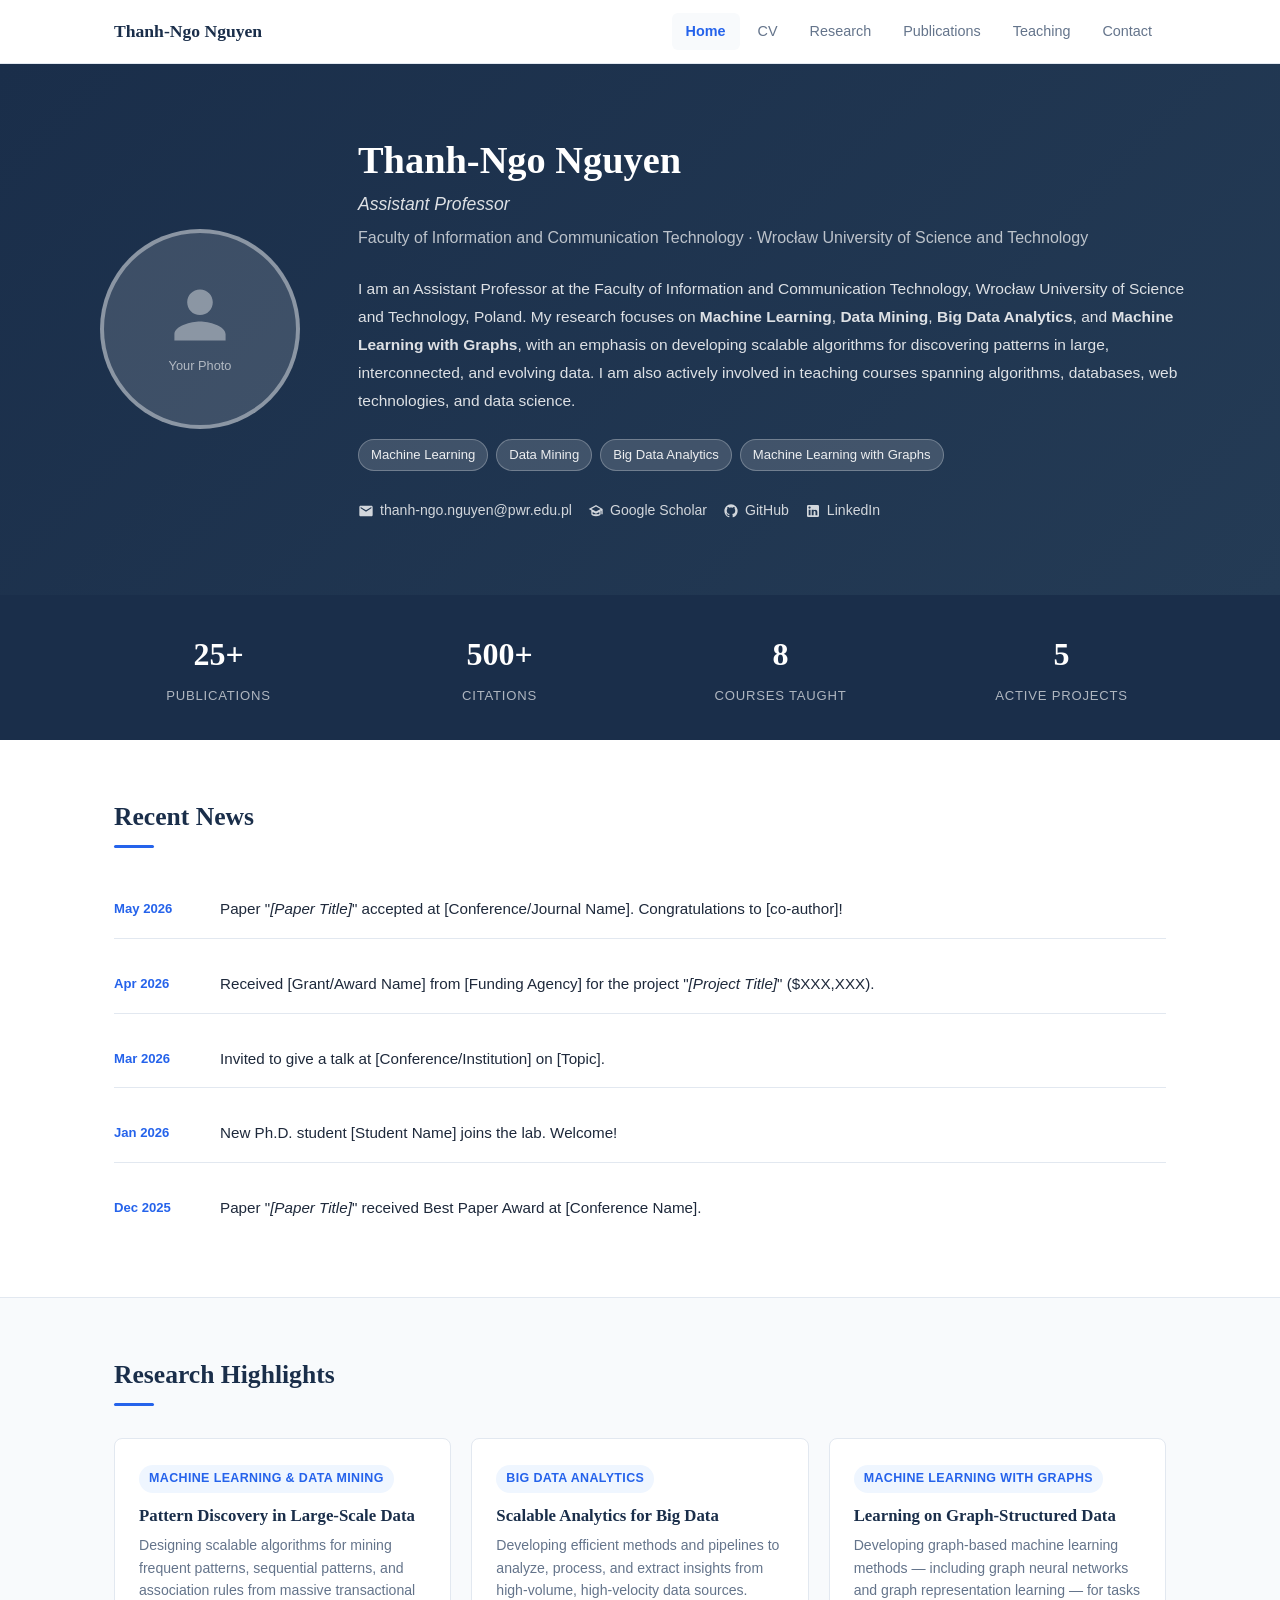
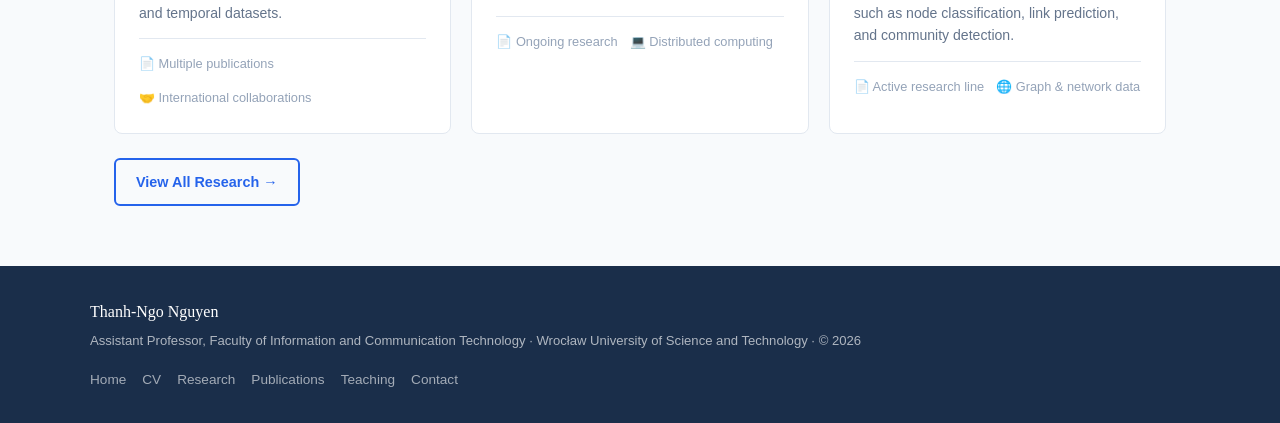
<file: index.html>
<!DOCTYPE html>
<html lang="en">
<head>
  <meta charset="UTF-8" />
  <meta name="viewport" content="width=device-width, initial-scale=1.0" />
  <title>Thanh-Ngo Nguyen — Assistant Professor</title>
  <link rel="stylesheet" href="css/style.css" />
</head>
<body>

  <!-- ===== Navigation ===== -->
  <nav class="navbar">
    <div class="nav-container">
      <a href="index.html" class="nav-brand">Thanh-Ngo Nguyen</a>
      <button class="hamburger" aria-label="Menu">
        <span></span><span></span><span></span>
      </button>
      <div class="nav-links">
        <a href="index.html" class="active">Home</a>
        <a href="cv.html">CV</a>
        <a href="research.html">Research</a>
        <a href="publications.html">Publications</a>
        <a href="teaching.html">Teaching</a>
        <a href="contact.html">Contact</a>
      </div>
    </div>
  </nav>

  <!-- ===== Hero ===== -->
  <section class="hero">
    <div class="hero-inner">
      <div class="hero-photo">
        <div class="photo-frame">
          <!-- Replace with: <img src="images/photo.jpg" alt="Your Name"> -->
          <div class="photo-placeholder">
            <svg viewBox="0 0 24 24" xmlns="http://www.w3.org/2000/svg">
              <path d="M12 12c2.7 0 4.8-2.1 4.8-4.8S14.7 2.4 12 2.4 7.2 4.5 7.2 7.2 9.3 12 12 12zm0 2.4c-3.2 0-9.6 1.6-9.6 4.8v2.4h19.2v-2.4c0-3.2-6.4-4.8-9.6-4.8z"/>
            </svg>
            <span>Your Photo</span>
          </div>
        </div>
      </div>

      <div class="hero-info">
        <h1>Thanh-Ngo Nguyen</h1>
        <p class="title">Assistant Professor</p>
        <p class="institution">Faculty of Information and Communication Technology · Wrocław University of Science and Technology</p>

        <p class="bio">
          I am an Assistant Professor at the Faculty of Information and Communication Technology,
          Wrocław University of Science and Technology, Poland. My research focuses on
          <strong>Machine Learning</strong>, <strong>Data Mining</strong>, <strong>Big Data Analytics</strong>,
          and <strong>Machine Learning with Graphs</strong>, with an emphasis on developing scalable algorithms
          for discovering patterns in large, interconnected, and evolving data. I am also actively
          involved in teaching courses spanning algorithms, databases, web technologies, and data science.
        </p>

        <div class="hero-tags">
          <span class="tag">Machine Learning</span>
          <span class="tag">Data Mining</span>
          <span class="tag">Big Data Analytics</span>
          <span class="tag">Machine Learning with Graphs</span>
        </div>

        <div class="hero-contacts">
          <a href="mailto:thanh-ngo.nguyen@pwr.edu.pl">
            <svg width="16" height="16" viewBox="0 0 24 24" fill="currentColor">
              <path d="M20 4H4c-1.1 0-2 .9-2 2v12c0 1.1.9 2 2 2h16c1.1 0 2-.9 2-2V6c0-1.1-.9-2-2-2zm0 4l-8 5-8-5V6l8 5 8-5v2z"/>
            </svg>
            thanh-ngo.nguyen@pwr.edu.pl
          </a>
          <a href="https://scholar.google.com" target="_blank" rel="noopener">
            <svg width="16" height="16" viewBox="0 0 24 24" fill="currentColor">
              <path d="M12 3L1 9l4 2.18V17c0 .91 2.5 3 7 3s7-2.09 7-3v-5.82L20 12v5h2V9L12 3zm6.82 6L12 12.72 5.18 9 12 5.28 18.82 9zM17 15.99c0 .23-.71 1.01-5 1.01s-5-.78-5-1V13.4l5 2.6 5-2.6v2.59z"/>
            </svg>
            Google Scholar
          </a>
          <a href="https://github.com/ngont" target="_blank" rel="noopener">
            <svg width="16" height="16" viewBox="0 0 24 24" fill="currentColor">
              <path d="M12 2A10 10 0 0 0 2 12c0 4.42 2.87 8.17 6.84 9.5.5.08.66-.23.66-.5v-1.69c-2.77.6-3.36-1.34-3.36-1.34-.46-1.16-1.11-1.47-1.11-1.47-.91-.62.07-.6.07-.6 1 .07 1.53 1.03 1.53 1.03.87 1.52 2.34 1.07 2.91.83.09-.65.35-1.09.63-1.34-2.22-.25-4.55-1.11-4.55-4.92 0-1.11.38-2 1.03-2.71-.1-.25-.45-1.29.1-2.64 0 0 .84-.27 2.75 1.02.79-.22 1.65-.33 2.5-.33.85 0 1.71.11 2.5.33 1.91-1.29 2.75-1.02 2.75-1.02.55 1.35.2 2.39.1 2.64.65.71 1.03 1.6 1.03 2.71 0 3.82-2.34 4.66-4.57 4.91.36.31.69.92.69 1.85V21c0 .27.16.59.67.5C19.14 20.16 22 16.42 22 12A10 10 0 0 0 12 2z"/>
            </svg>
            GitHub
          </a>
          <a href="https://linkedin.com" target="_blank" rel="noopener">
            <svg width="16" height="16" viewBox="0 0 24 24" fill="currentColor">
              <path d="M19 3a2 2 0 0 1 2 2v14a2 2 0 0 1-2 2H5a2 2 0 0 1-2-2V5a2 2 0 0 1 2-2h14m-.5 15.5v-5.3a3.26 3.26 0 0 0-3.26-3.26c-.85 0-1.84.52-2.32 1.3v-1.11h-2.79v8.37h2.79v-4.93c0-.77.62-1.4 1.39-1.4a1.4 1.4 0 0 1 1.4 1.4v4.93h2.79M6.88 8.56a1.68 1.68 0 0 0 1.68-1.68c0-.93-.75-1.69-1.68-1.69a1.69 1.69 0 0 0-1.69 1.69c0 .93.76 1.68 1.69 1.68m1.39 9.94v-8.37H5.5v8.37h2.77z"/>
            </svg>
            LinkedIn
          </a>
        </div>
      </div>
    </div>
  </section>

  <!-- ===== Stats Bar ===== -->
  <div class="stats-bar">
    <div class="stats-inner">
      <div class="stat-item">
        <div class="stat-number">25+</div>
        <div class="stat-label">Publications</div>
      </div>
      <div class="stat-item">
        <div class="stat-number">500+</div>
        <div class="stat-label">Citations</div>
      </div>
      <div class="stat-item">
        <div class="stat-number">8</div>
        <div class="stat-label">Courses Taught</div>
      </div>
      <div class="stat-item">
        <div class="stat-number">5</div>
        <div class="stat-label">Active Projects</div>
      </div>
    </div>
  </div>

  <!-- ===== Recent News ===== -->
  <section class="section">
    <div class="container">
      <h2 class="section-title">Recent News</h2>
      <div class="section-divider"></div>

      <div class="news-list">
        <div class="news-item">
          <span class="news-date">May 2026</span>
          <p class="news-text">Paper "<em>[Paper Title]</em>" accepted at [Conference/Journal Name]. Congratulations to [co-author]!</p>
        </div>
        <div class="news-item">
          <span class="news-date">Apr 2026</span>
          <p class="news-text">Received [Grant/Award Name] from [Funding Agency] for the project "<em>[Project Title]</em>" ($XXX,XXX).</p>
        </div>
        <div class="news-item">
          <span class="news-date">Mar 2026</span>
          <p class="news-text">Invited to give a talk at [Conference/Institution] on [Topic].</p>
        </div>
        <div class="news-item">
          <span class="news-date">Jan 2026</span>
          <p class="news-text">New Ph.D. student [Student Name] joins the lab. Welcome!</p>
        </div>
        <div class="news-item">
          <span class="news-date">Dec 2025</span>
          <p class="news-text">Paper "<em>[Paper Title]</em>" received Best Paper Award at [Conference Name].</p>
        </div>
      </div>
    </div>
  </section>

  <!-- ===== Research Highlights ===== -->
  <section class="section section-alt">
    <div class="container">
      <h2 class="section-title">Research Highlights</h2>
      <div class="section-divider"></div>

      <div class="cards-grid">
        <div class="card">
          <span class="card-tag">Machine Learning &amp; Data Mining</span>
          <h3>Pattern Discovery in Large-Scale Data</h3>
          <p>Designing scalable algorithms for mining frequent patterns, sequential patterns, and association rules from massive transactional and temporal datasets.</p>
          <div class="card-meta">
            <span>📄 Multiple publications</span>
            <span>🤝 International collaborations</span>
          </div>
        </div>
        <div class="card">
          <span class="card-tag">Big Data Analytics</span>
          <h3>Scalable Analytics for Big Data</h3>
          <p>Developing efficient methods and pipelines to analyze, process, and extract insights from high-volume, high-velocity data sources.</p>
          <div class="card-meta">
            <span>📄 Ongoing research</span>
            <span>💻 Distributed computing</span>
          </div>
        </div>
        <div class="card">
          <span class="card-tag">Machine Learning with Graphs</span>
          <h3>Learning on Graph-Structured Data</h3>
          <p>Developing graph-based machine learning methods — including graph neural networks and graph representation learning — for tasks such as node classification, link prediction, and community detection.</p>
          <div class="card-meta">
            <span>📄 Active research line</span>
            <span>🌐 Graph &amp; network data</span>
          </div>
        </div>
      </div>

      <div style="margin-top: 24px;">
        <a href="research.html" class="btn btn-outline">View All Research →</a>
      </div>
    </div>
  </section>

  <!-- ===== Footer ===== -->
  <footer class="footer">
    <div class="footer-inner">
      <div>
        <div class="footer-name">Thanh-Ngo Nguyen</div>
        <div class="footer-copy">Assistant Professor, Faculty of Information and Communication Technology · Wrocław University of Science and Technology · © 2026</div>
      </div>
      <div class="footer-links">
        <a href="index.html">Home</a>
        <a href="cv.html">CV</a>
        <a href="research.html">Research</a>
        <a href="publications.html">Publications</a>
        <a href="teaching.html">Teaching</a>
        <a href="contact.html">Contact</a>
      </div>
    </div>
  </footer>

  <script src="js/main.js"></script>
</body>
</html>
</file>
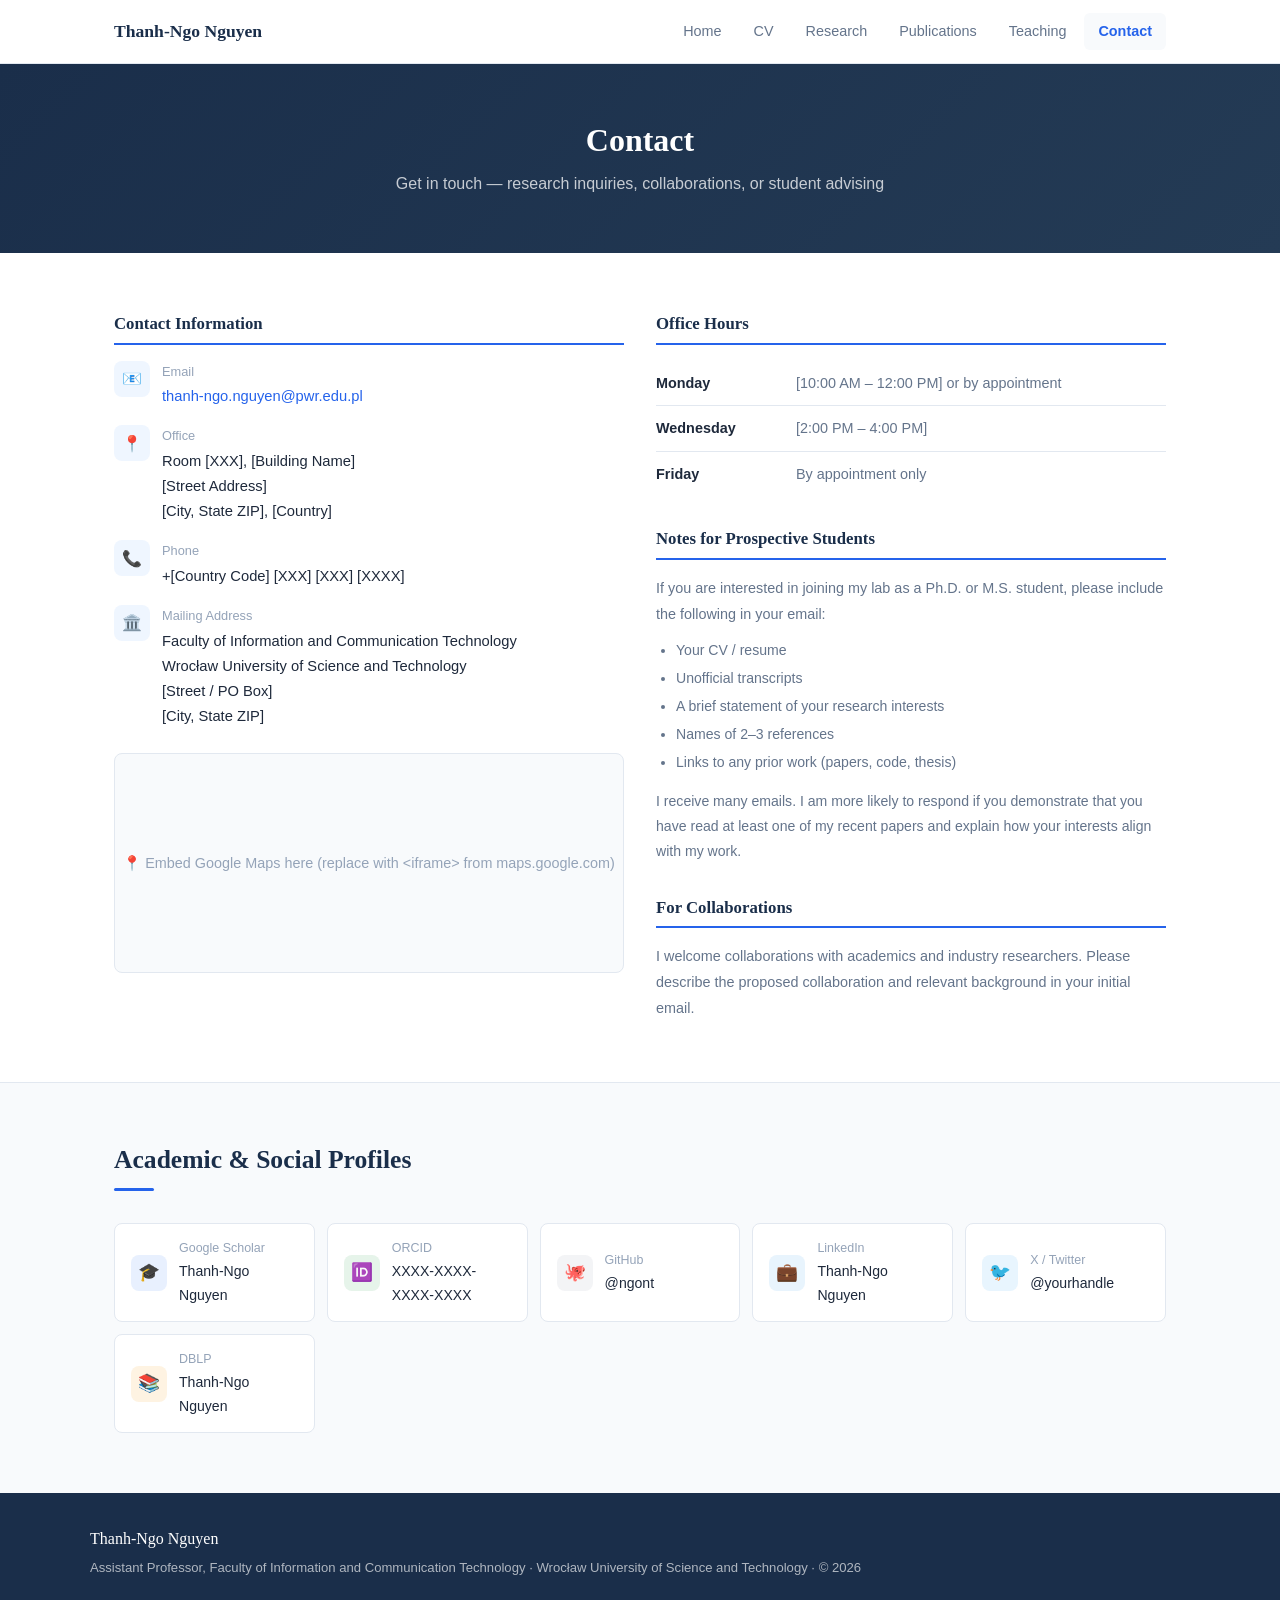
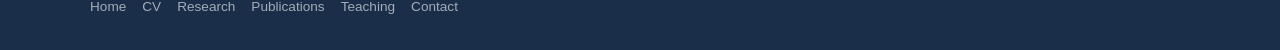
<file: contact.html>
<!DOCTYPE html>
<html lang="en">
<head>
  <meta charset="UTF-8" />
  <meta name="viewport" content="width=device-width, initial-scale=1.0" />
  <title>Contact — Thanh-Ngo Nguyen</title>
  <link rel="stylesheet" href="css/style.css" />
  <style>
    .map-placeholder {
      background: var(--bg-alt);
      border: 1px solid var(--border);
      border-radius: var(--radius);
      height: 220px;
      display: flex;
      align-items: center;
      justify-content: center;
      color: var(--text-light);
      font-size: 0.9rem;
      margin-top: 24px;
    }

    .social-grid {
      display: grid;
      grid-template-columns: repeat(auto-fill, minmax(200px, 1fr));
      gap: 12px;
      margin-top: 8px;
    }

    .social-card {
      display: flex;
      align-items: center;
      gap: 12px;
      padding: 14px 16px;
      border: 1px solid var(--border);
      border-radius: var(--radius);
      text-decoration: none;
      color: var(--text);
      transition: box-shadow 0.2s, border-color 0.2s;
      background: var(--bg-card);
    }

    .social-card:hover {
      box-shadow: var(--shadow);
      border-color: var(--accent);
      text-decoration: none;
      color: var(--primary);
    }

    .social-card-icon {
      width: 36px;
      height: 36px;
      border-radius: 8px;
      display: flex;
      align-items: center;
      justify-content: center;
      flex-shrink: 0;
      font-size: 1.1rem;
    }

    .social-card-label {
      font-size: 0.78rem;
      color: var(--text-light);
    }

    .social-card-value {
      font-size: 0.88rem;
      font-weight: 500;
    }

    .office-hours-table {
      width: 100%;
      border-collapse: collapse;
      font-size: 0.9rem;
      margin-top: 8px;
    }

    .office-hours-table td {
      padding: 10px 0;
      border-bottom: 1px solid var(--border);
      color: var(--text-muted);
    }

    .office-hours-table td:first-child {
      font-weight: 600;
      color: var(--text);
      width: 140px;
    }

    .office-hours-table tr:last-child td {
      border-bottom: none;
    }
  </style>
</head>
<body>

  <!-- ===== Navigation ===== -->
  <nav class="navbar">
    <div class="nav-container">
      <a href="index.html" class="nav-brand">Thanh-Ngo Nguyen</a>
      <button class="hamburger" aria-label="Menu">
        <span></span><span></span><span></span>
      </button>
      <div class="nav-links">
        <a href="index.html">Home</a>
        <a href="cv.html">CV</a>
        <a href="research.html">Research</a>
        <a href="publications.html">Publications</a>
        <a href="teaching.html">Teaching</a>
        <a href="contact.html" class="active">Contact</a>
      </div>
    </div>
  </nav>

  <!-- ===== Page Header ===== -->
  <div class="page-header">
    <h1>Contact</h1>
    <p>Get in touch — research inquiries, collaborations, or student advising</p>
  </div>

  <!-- ===== Contact Info + Office Hours ===== -->
  <section class="section">
    <div class="container">
      <div class="contact-grid">

        <!-- Left: Contact Details -->
        <div class="contact-block">
          <h3>Contact Information</h3>

          <div class="contact-item">
            <div class="contact-icon">📧</div>
            <div>
              <div class="contact-label">Email</div>
              <div class="contact-value">
                <a href="mailto:thanh-ngo.nguyen@pwr.edu.pl">thanh-ngo.nguyen@pwr.edu.pl</a>
              </div>
            </div>
          </div>

          <div class="contact-item">
            <div class="contact-icon">📍</div>
            <div>
              <div class="contact-label">Office</div>
              <div class="contact-value">
                Room [XXX], [Building Name]<br>
                [Street Address]<br>
                [City, State ZIP], [Country]
              </div>
            </div>
          </div>

          <div class="contact-item">
            <div class="contact-icon">📞</div>
            <div>
              <div class="contact-label">Phone</div>
              <div class="contact-value">+[Country Code] [XXX] [XXX] [XXXX]</div>
            </div>
          </div>

          <div class="contact-item">
            <div class="contact-icon">🏛️</div>
            <div>
              <div class="contact-label">Mailing Address</div>
              <div class="contact-value">
                Faculty of Information and Communication Technology<br>
                Wrocław University of Science and Technology<br>
                [Street / PO Box]<br>
                [City, State ZIP]
              </div>
            </div>
          </div>

          <!-- Optional: map embed placeholder -->
          <div class="map-placeholder">
            📍 Embed Google Maps here (replace with &lt;iframe&gt; from maps.google.com)
          </div>
        </div>

        <!-- Right: Office Hours + Notes -->
        <div class="contact-block">
          <h3>Office Hours</h3>
          <table class="office-hours-table">
            <tr>
              <td>Monday</td>
              <td>[10:00 AM – 12:00 PM] or by appointment</td>
            </tr>
            <tr>
              <td>Wednesday</td>
              <td>[2:00 PM – 4:00 PM]</td>
            </tr>
            <tr>
              <td>Friday</td>
              <td>By appointment only</td>
            </tr>
          </table>

          <div style="margin-top: 32px;">
            <h3>Notes for Prospective Students</h3>
            <p style="font-size:0.9rem; color:var(--text-muted); line-height:1.8; margin-top:12px;">
              If you are interested in joining my lab as a Ph.D. or M.S. student, please include
              the following in your email:
            </p>
            <ul style="font-size:0.88rem; color:var(--text-muted); line-height:2; margin-top:8px; padding-left:20px; list-style:disc;">
              <li>Your CV / resume</li>
              <li>Unofficial transcripts</li>
              <li>A brief statement of your research interests</li>
              <li>Names of 2–3 references</li>
              <li>Links to any prior work (papers, code, thesis)</li>
            </ul>
            <p style="font-size:0.88rem; color:var(--text-muted); margin-top:12px; line-height:1.8;">
              I receive many emails. I am more likely to respond if you demonstrate that you have
              read at least one of my recent papers and explain how your interests align with my work.
            </p>
          </div>

          <div style="margin-top: 32px;">
            <h3>For Collaborations</h3>
            <p style="font-size:0.9rem; color:var(--text-muted); line-height:1.8; margin-top:12px;">
              I welcome collaborations with academics and industry researchers. Please describe
              the proposed collaboration and relevant background in your initial email.
            </p>
          </div>
        </div>

      </div>
    </div>
  </section>

  <!-- ===== Social / Academic Profiles ===== -->
  <section class="section section-alt">
    <div class="container">
      <h2 class="section-title">Academic &amp; Social Profiles</h2>
      <div class="section-divider"></div>

      <div class="social-grid">

        <a href="https://scholar.google.com" target="_blank" rel="noopener" class="social-card">
          <div class="social-card-icon" style="background:#e8f0fe;">🎓</div>
          <div>
            <div class="social-card-label">Google Scholar</div>
            <div class="social-card-value">Thanh-Ngo Nguyen</div>
          </div>
        </a>

        <a href="https://orcid.org" target="_blank" rel="noopener" class="social-card">
          <div class="social-card-icon" style="background:#e6f4ea;">🆔</div>
          <div>
            <div class="social-card-label">ORCID</div>
            <div class="social-card-value">XXXX-XXXX-XXXX-XXXX</div>
          </div>
        </a>

        <a href="https://github.com/ngont" target="_blank" rel="noopener" class="social-card">
          <div class="social-card-icon" style="background:#f3f4f6;">🐙</div>
          <div>
            <div class="social-card-label">GitHub</div>
            <div class="social-card-value">@ngont</div>
          </div>
        </a>

        <a href="https://linkedin.com" target="_blank" rel="noopener" class="social-card">
          <div class="social-card-icon" style="background:#e8f4fd;">💼</div>
          <div>
            <div class="social-card-label">LinkedIn</div>
            <div class="social-card-value">Thanh-Ngo Nguyen</div>
          </div>
        </a>

        <a href="https://twitter.com/yourhandle" target="_blank" rel="noopener" class="social-card">
          <div class="social-card-icon" style="background:#e8f5fe;">🐦</div>
          <div>
            <div class="social-card-label">X / Twitter</div>
            <div class="social-card-value">@yourhandle</div>
          </div>
        </a>

        <a href="https://dblp.org" target="_blank" rel="noopener" class="social-card">
          <div class="social-card-icon" style="background:#fef3e2;">📚</div>
          <div>
            <div class="social-card-label">DBLP</div>
            <div class="social-card-value">Thanh-Ngo Nguyen</div>
          </div>
        </a>

      </div>
    </div>
  </section>

  <!-- ===== Footer ===== -->
  <footer class="footer">
    <div class="footer-inner">
      <div>
        <div class="footer-name">Thanh-Ngo Nguyen</div>
        <div class="footer-copy">Assistant Professor, Faculty of Information and Communication Technology · Wrocław University of Science and Technology · © 2026</div>
      </div>
      <div class="footer-links">
        <a href="index.html">Home</a>
        <a href="cv.html">CV</a>
        <a href="research.html">Research</a>
        <a href="publications.html">Publications</a>
        <a href="teaching.html">Teaching</a>
        <a href="contact.html">Contact</a>
      </div>
    </div>
  </footer>

  <script src="js/main.js"></script>
</body>
</html>
</file>
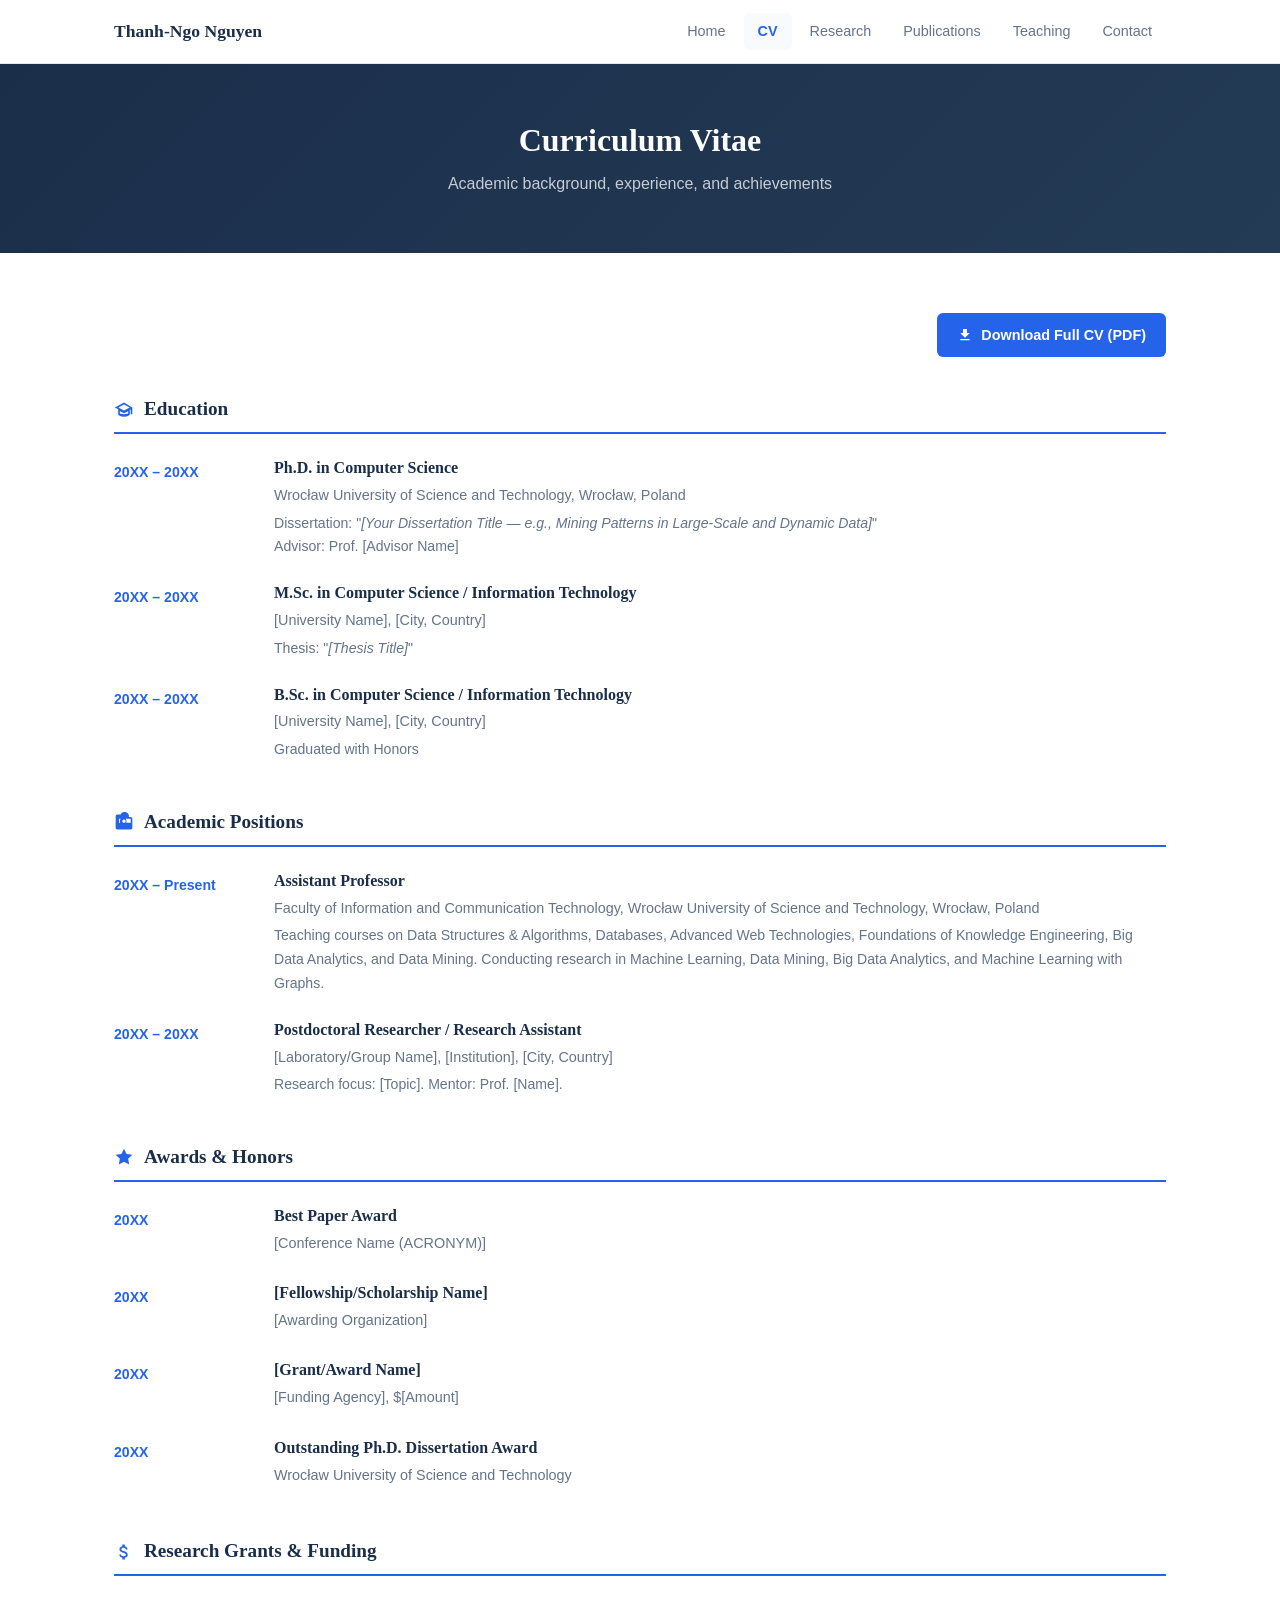
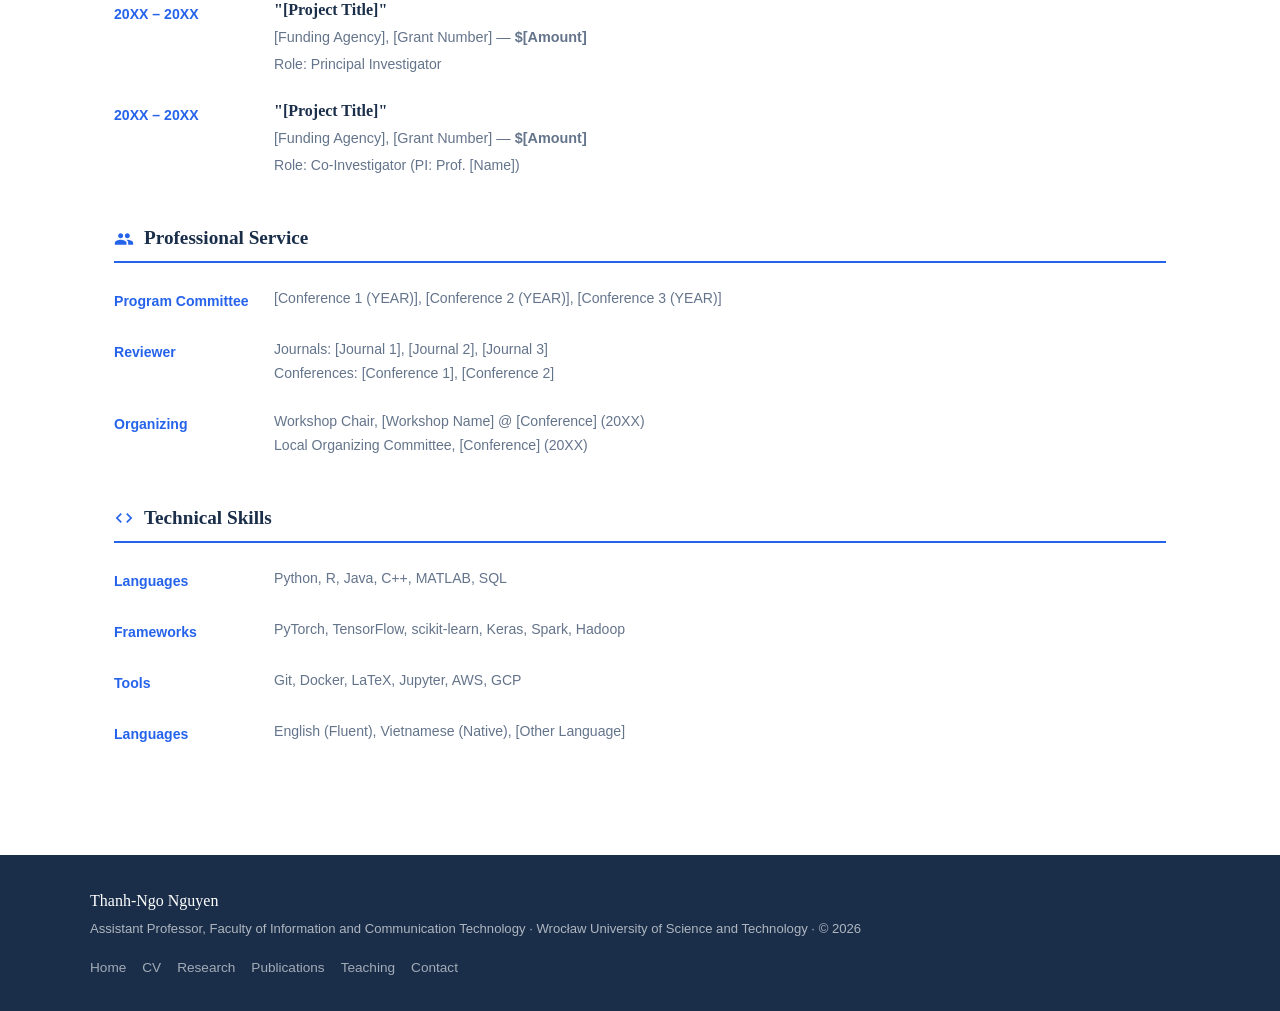
<file: cv.html>
<!DOCTYPE html>
<html lang="en">
<head>
  <meta charset="UTF-8" />
  <meta name="viewport" content="width=device-width, initial-scale=1.0" />
  <title>CV — Thanh-Ngo Nguyen</title>
  <link rel="stylesheet" href="css/style.css" />
</head>
<body>

  <!-- ===== Navigation ===== -->
  <nav class="navbar">
    <div class="nav-container">
      <a href="index.html" class="nav-brand">Thanh-Ngo Nguyen</a>
      <button class="hamburger" aria-label="Menu">
        <span></span><span></span><span></span>
      </button>
      <div class="nav-links">
        <a href="index.html">Home</a>
        <a href="cv.html" class="active">CV</a>
        <a href="research.html">Research</a>
        <a href="publications.html">Publications</a>
        <a href="teaching.html">Teaching</a>
        <a href="contact.html">Contact</a>
      </div>
    </div>
  </nav>

  <!-- ===== Page Header ===== -->
  <div class="page-header">
    <h1>Curriculum Vitae</h1>
    <p>Academic background, experience, and achievements</p>
  </div>

  <!-- ===== CV Content ===== -->
  <section class="section">
    <div class="container">

      <!-- Download Button -->
      <div style="display:flex; justify-content:flex-end; margin-bottom: 40px;">
        <a href="files/CV_YourName.pdf" class="btn btn-primary" download>
          <svg width="16" height="16" viewBox="0 0 24 24" fill="currentColor">
            <path d="M19 9h-4V3H9v6H5l7 7 7-7zM5 18v2h14v-2H5z"/>
          </svg>
          Download Full CV (PDF)
        </a>
      </div>

      <!-- Education -->
      <div class="cv-section">
        <h2 class="cv-section-title">
          <svg viewBox="0 0 24 24" fill="currentColor"><path d="M12 3L1 9l4 2.18V17c0 .91 2.5 3 7 3s7-2.09 7-3v-5.82L20 12v5h2V9L12 3zm6.82 6L12 12.72 5.18 9 12 5.28 18.82 9zM17 15.99c0 .23-.71 1.01-5 1.01s-5-.78-5-1V13.4l5 2.6 5-2.6v2.59z"/></svg>
          Education
        </h2>
        <div class="timeline">
          <div class="timeline-item">
            <div class="timeline-year">20XX – 20XX</div>
            <div class="timeline-content">
              <h4>Ph.D. in Computer Science</h4>
              <p class="org">Wrocław University of Science and Technology, Wrocław, Poland</p>
              <p class="desc">Dissertation: "<em>[Your Dissertation Title — e.g., Mining Patterns in Large-Scale and Dynamic Data]</em>"<br>Advisor: Prof. [Advisor Name]</p>
            </div>
          </div>
          <div class="timeline-item">
            <div class="timeline-year">20XX – 20XX</div>
            <div class="timeline-content">
              <h4>M.Sc. in Computer Science / Information Technology</h4>
              <p class="org">[University Name], [City, Country]</p>
              <p class="desc">Thesis: "<em>[Thesis Title]</em>"</p>
            </div>
          </div>
          <div class="timeline-item">
            <div class="timeline-year">20XX – 20XX</div>
            <div class="timeline-content">
              <h4>B.Sc. in Computer Science / Information Technology</h4>
              <p class="org">[University Name], [City, Country]</p>
              <p class="desc">Graduated with Honors</p>
            </div>
          </div>
        </div>
      </div>

      <!-- Academic Positions -->
      <div class="cv-section">
        <h2 class="cv-section-title">
          <svg viewBox="0 0 24 24" fill="currentColor"><path d="M20 6h-2.18c.07-.44.18-.88.18-1.34C18 2.54 15.48.06 12.34.06 9.8.06 8.6 1.55 8 3H4c-1.1 0-2 .9-2 2v14c0 1.1.9 2 2 2h16c1.1 0 2-.9 2-2V8c0-1.1-.9-2-2-2zM12 13c-1.1 0-2-.9-2-2s.9-2 2-2 2 .9 2 2-.9 2-2 2zm4 0h-1.46c.33-.6.46-1.28.46-2 0-2.21-1.79-4-4-4s-4 1.79-4 4c0 .72.13 1.4.46 2H6V8h14v5h-4z"/></svg>
          Academic Positions
        </h2>
        <div class="timeline">
          <div class="timeline-item">
            <div class="timeline-year">20XX – Present</div>
            <div class="timeline-content">
              <h4>Assistant Professor</h4>
              <p class="org">Faculty of Information and Communication Technology, Wrocław University of Science and Technology, Wrocław, Poland</p>
              <p class="desc">Teaching courses on Data Structures &amp; Algorithms, Databases, Advanced Web Technologies, Foundations of Knowledge Engineering, Big Data Analytics, and Data Mining. Conducting research in Machine Learning, Data Mining, Big Data Analytics, and Machine Learning with Graphs.</p>
            </div>
          </div>
          <div class="timeline-item">
            <div class="timeline-year">20XX – 20XX</div>
            <div class="timeline-content">
              <h4>Postdoctoral Researcher / Research Assistant</h4>
              <p class="org">[Laboratory/Group Name], [Institution], [City, Country]</p>
              <p class="desc">Research focus: [Topic]. Mentor: Prof. [Name].</p>
            </div>
          </div>
        </div>
      </div>

      <!-- Awards & Honors -->
      <div class="cv-section">
        <h2 class="cv-section-title">
          <svg viewBox="0 0 24 24" fill="currentColor"><path d="M12 2L15.09 8.26L22 9.27L17 14.14L18.18 21.02L12 17.77L5.82 21.02L7 14.14L2 9.27L8.91 8.26L12 2Z"/></svg>
          Awards &amp; Honors
        </h2>
        <div class="timeline">
          <div class="timeline-item">
            <div class="timeline-year">20XX</div>
            <div class="timeline-content">
              <h4>Best Paper Award</h4>
              <p class="org">[Conference Name (ACRONYM)]</p>
            </div>
          </div>
          <div class="timeline-item">
            <div class="timeline-year">20XX</div>
            <div class="timeline-content">
              <h4>[Fellowship/Scholarship Name]</h4>
              <p class="org">[Awarding Organization]</p>
            </div>
          </div>
          <div class="timeline-item">
            <div class="timeline-year">20XX</div>
            <div class="timeline-content">
              <h4>[Grant/Award Name]</h4>
              <p class="org">[Funding Agency], $[Amount]</p>
            </div>
          </div>
          <div class="timeline-item">
            <div class="timeline-year">20XX</div>
            <div class="timeline-content">
              <h4>Outstanding Ph.D. Dissertation Award</h4>
              <p class="org">Wrocław University of Science and Technology</p>
            </div>
          </div>
        </div>
      </div>

      <!-- Grants -->
      <div class="cv-section">
        <h2 class="cv-section-title">
          <svg viewBox="0 0 24 24" fill="currentColor"><path d="M11.8 10.9c-2.27-.59-3-1.2-3-2.15 0-1.09 1.01-1.85 2.7-1.85 1.78 0 2.44.85 2.5 2.1h2.21c-.07-1.72-1.12-3.3-3.21-3.81V3h-3v2.16c-1.94.42-3.5 1.68-3.5 3.61 0 2.31 1.91 3.46 4.7 4.13 2.5.6 3 1.48 3 2.41 0 .69-.49 1.79-2.7 1.79-2.06 0-2.87-.92-2.98-2.1h-2.2c.12 2.19 1.76 3.42 3.68 3.83V21h3v-2.15c1.95-.37 3.5-1.5 3.5-3.55 0-2.84-2.43-3.81-4.7-4.4z"/></svg>
          Research Grants &amp; Funding
        </h2>
        <div class="timeline">
          <div class="timeline-item">
            <div class="timeline-year">20XX – 20XX</div>
            <div class="timeline-content">
              <h4>"[Project Title]"</h4>
              <p class="org">[Funding Agency], [Grant Number] — <strong>$[Amount]</strong></p>
              <p class="desc">Role: Principal Investigator</p>
            </div>
          </div>
          <div class="timeline-item">
            <div class="timeline-year">20XX – 20XX</div>
            <div class="timeline-content">
              <h4>"[Project Title]"</h4>
              <p class="org">[Funding Agency], [Grant Number] — <strong>$[Amount]</strong></p>
              <p class="desc">Role: Co-Investigator (PI: Prof. [Name])</p>
            </div>
          </div>
        </div>
      </div>

      <!-- Professional Service -->
      <div class="cv-section">
        <h2 class="cv-section-title">
          <svg viewBox="0 0 24 24" fill="currentColor"><path d="M16 11c1.66 0 2.99-1.34 2.99-3S17.66 5 16 5c-1.66 0-3 1.34-3 3s1.34 3 3 3zm-8 0c1.66 0 2.99-1.34 2.99-3S9.66 5 8 5C6.34 5 5 6.34 5 8s1.34 3 3 3zm0 2c-2.33 0-7 1.17-7 3.5V19h14v-2.5c0-2.33-4.67-3.5-7-3.5zm8 0c-.29 0-.62.02-.97.05 1.16.84 1.97 1.97 1.97 3.45V19h6v-2.5c0-2.33-4.67-3.5-7-3.5z"/></svg>
          Professional Service
        </h2>
        <div class="timeline">
          <div class="timeline-item">
            <div class="timeline-year">Program Committee</div>
            <div class="timeline-content">
              <p class="desc">[Conference 1 (YEAR)], [Conference 2 (YEAR)], [Conference 3 (YEAR)]</p>
            </div>
          </div>
          <div class="timeline-item">
            <div class="timeline-year">Reviewer</div>
            <div class="timeline-content">
              <p class="desc">Journals: [Journal 1], [Journal 2], [Journal 3]<br>Conferences: [Conference 1], [Conference 2]</p>
            </div>
          </div>
          <div class="timeline-item">
            <div class="timeline-year">Organizing</div>
            <div class="timeline-content">
              <p class="desc">Workshop Chair, [Workshop Name] @ [Conference] (20XX)<br>Local Organizing Committee, [Conference] (20XX)</p>
            </div>
          </div>
        </div>
      </div>

      <!-- Skills -->
      <div class="cv-section">
        <h2 class="cv-section-title">
          <svg viewBox="0 0 24 24" fill="currentColor"><path d="M9.4 16.6L4.8 12l4.6-4.6L8 6l-6 6 6 6 1.4-1.4zm5.2 0l4.6-4.6-4.6-4.6L16 6l6 6-6 6-1.4-1.4z"/></svg>
          Technical Skills
        </h2>
        <div class="timeline">
          <div class="timeline-item">
            <div class="timeline-year">Languages</div>
            <div class="timeline-content">
              <p class="desc">Python, R, Java, C++, MATLAB, SQL</p>
            </div>
          </div>
          <div class="timeline-item">
            <div class="timeline-year">Frameworks</div>
            <div class="timeline-content">
              <p class="desc">PyTorch, TensorFlow, scikit-learn, Keras, Spark, Hadoop</p>
            </div>
          </div>
          <div class="timeline-item">
            <div class="timeline-year">Tools</div>
            <div class="timeline-content">
              <p class="desc">Git, Docker, LaTeX, Jupyter, AWS, GCP</p>
            </div>
          </div>
          <div class="timeline-item">
            <div class="timeline-year">Languages</div>
            <div class="timeline-content">
              <p class="desc">English (Fluent), Vietnamese (Native), [Other Language]</p>
            </div>
          </div>
        </div>
      </div>

    </div>
  </section>

  <!-- ===== Footer ===== -->
  <footer class="footer">
    <div class="footer-inner">
      <div>
        <div class="footer-name">Thanh-Ngo Nguyen</div>
        <div class="footer-copy">Assistant Professor, Faculty of Information and Communication Technology · Wrocław University of Science and Technology · © 2026</div>
      </div>
      <div class="footer-links">
        <a href="index.html">Home</a>
        <a href="cv.html">CV</a>
        <a href="research.html">Research</a>
        <a href="publications.html">Publications</a>
        <a href="teaching.html">Teaching</a>
        <a href="contact.html">Contact</a>
      </div>
    </div>
  </footer>

  <script src="js/main.js"></script>
</body>
</html>
</file>
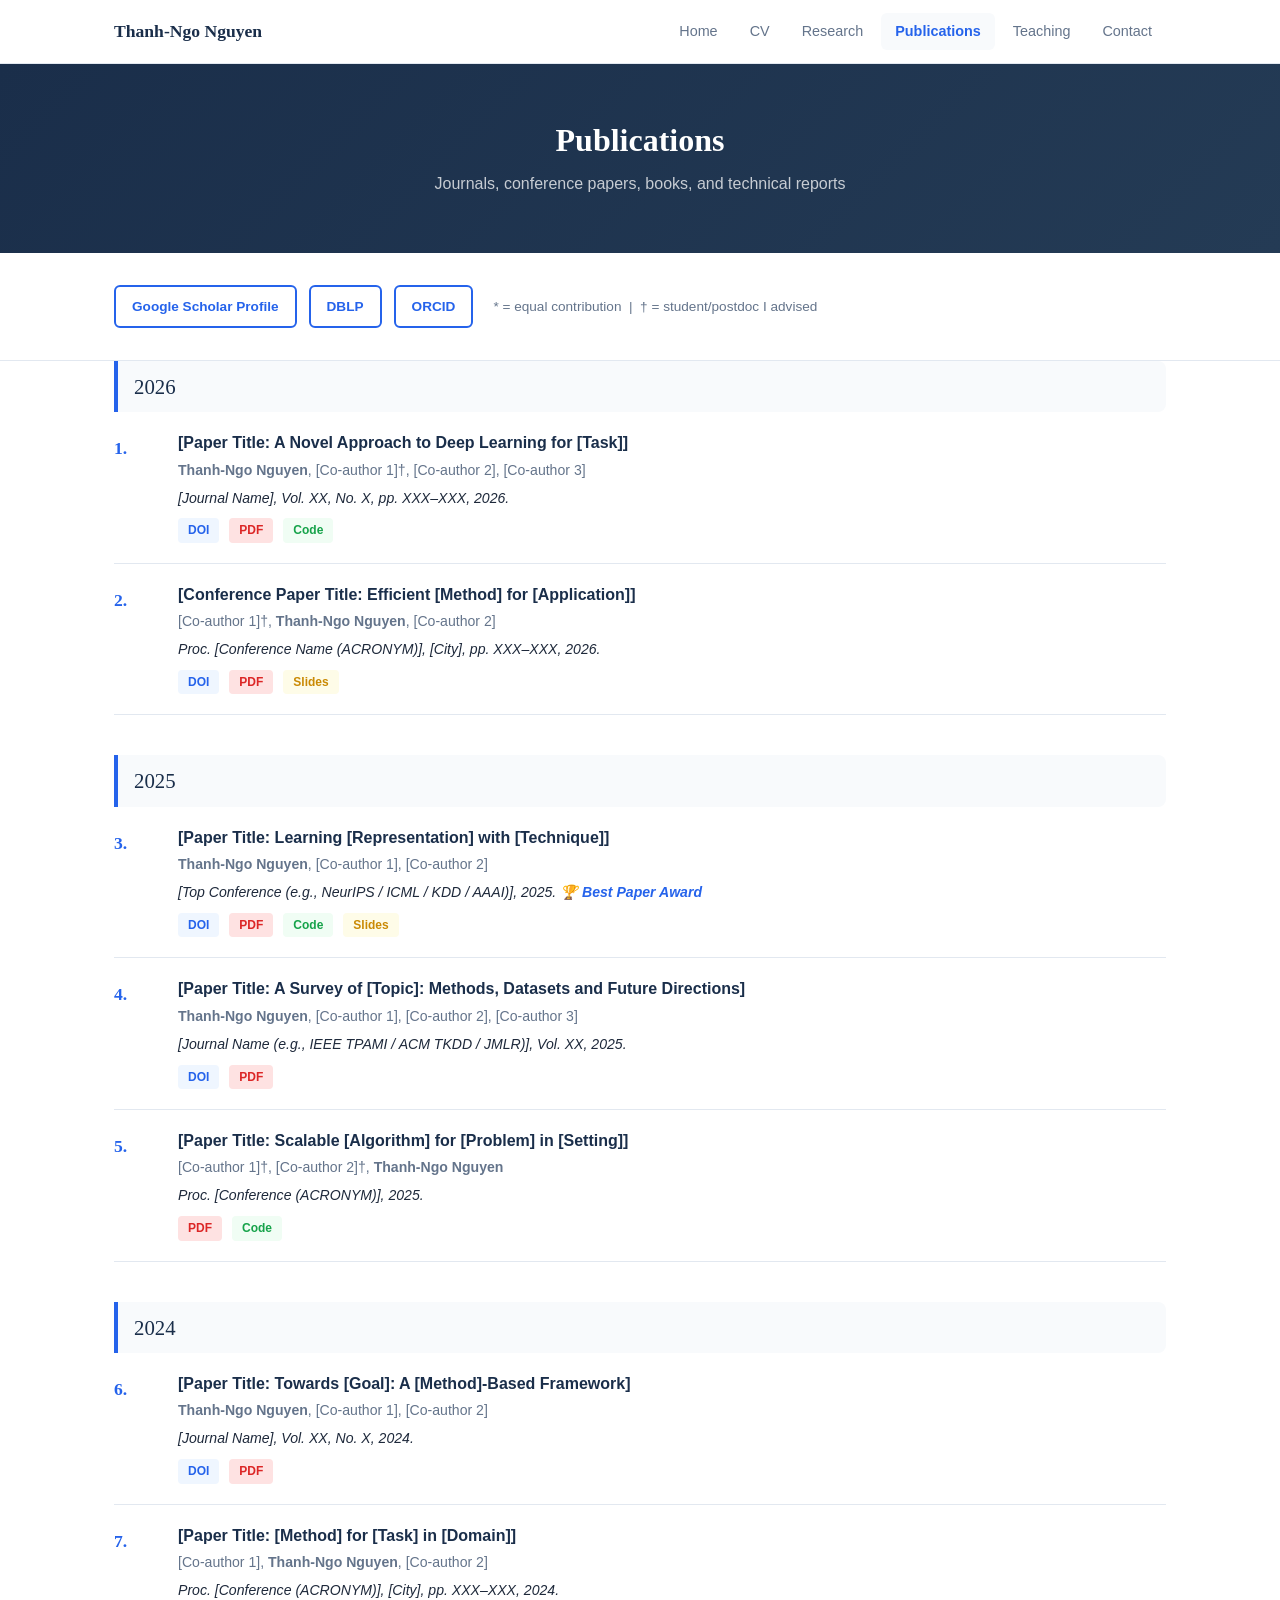
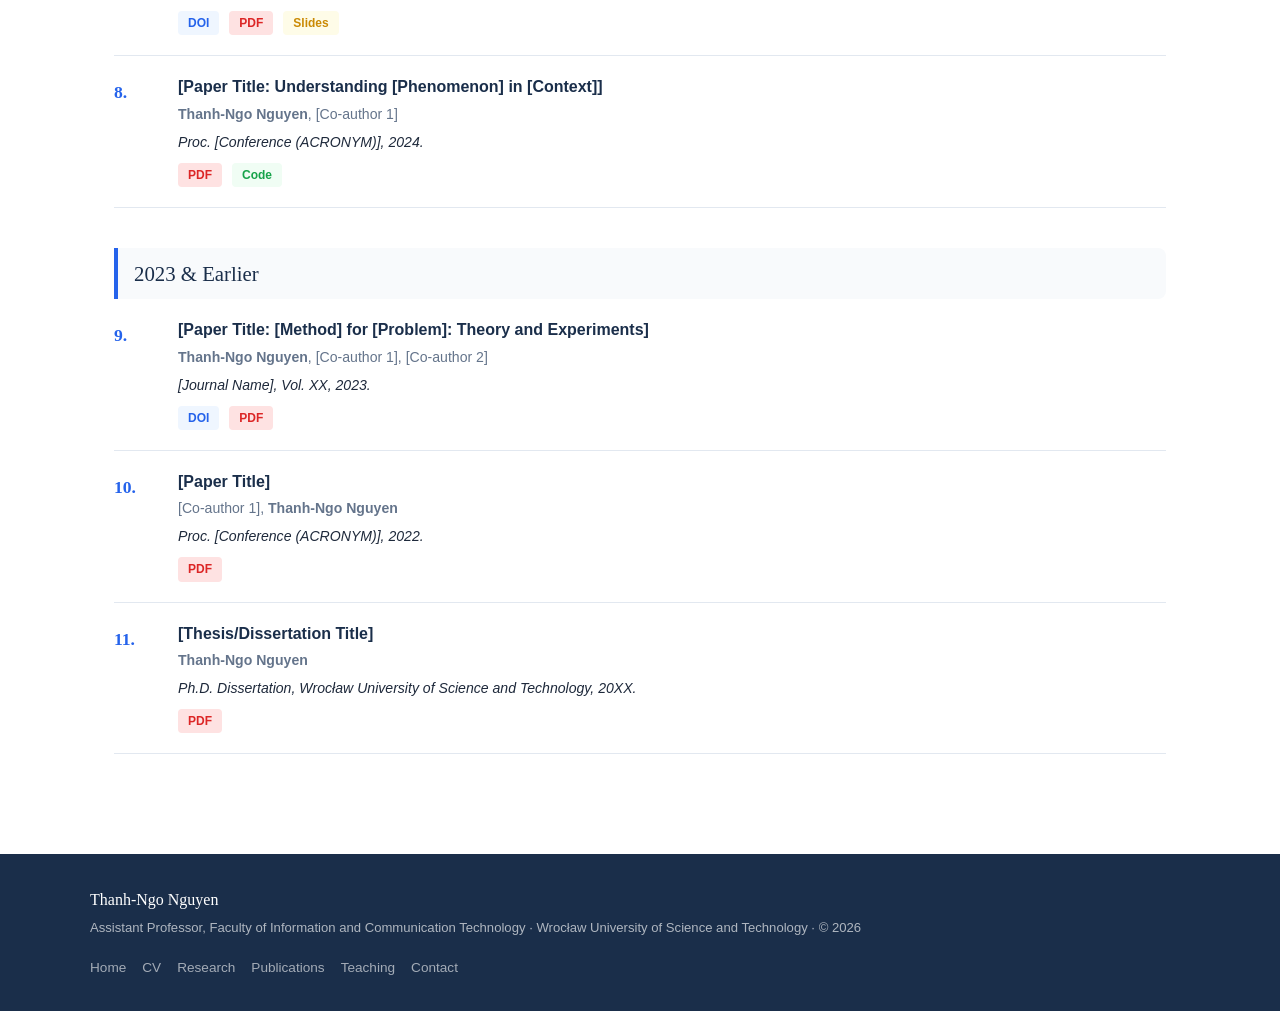
<file: publications.html>
<!DOCTYPE html>
<html lang="en">
<head>
  <meta charset="UTF-8" />
  <meta name="viewport" content="width=device-width, initial-scale=1.0" />
  <title>Publications — Thanh-Ngo Nguyen</title>
  <link rel="stylesheet" href="css/style.css" />
</head>
<body>

  <!-- ===== Navigation ===== -->
  <nav class="navbar">
    <div class="nav-container">
      <a href="index.html" class="nav-brand">Thanh-Ngo Nguyen</a>
      <button class="hamburger" aria-label="Menu">
        <span></span><span></span><span></span>
      </button>
      <div class="nav-links">
        <a href="index.html">Home</a>
        <a href="cv.html">CV</a>
        <a href="research.html">Research</a>
        <a href="publications.html" class="active">Publications</a>
        <a href="teaching.html">Teaching</a>
        <a href="contact.html">Contact</a>
      </div>
    </div>
  </nav>

  <!-- ===== Page Header ===== -->
  <div class="page-header">
    <h1>Publications</h1>
    <p>Journals, conference papers, books, and technical reports</p>
  </div>

  <!-- ===== Scholar Links ===== -->
  <section class="section" style="padding: 32px 0;">
    <div class="container">
      <div style="display:flex; gap:12px; flex-wrap:wrap; align-items:center;">
        <a href="https://scholar.google.com" target="_blank" rel="noopener" class="btn btn-outline" style="font-size:0.85rem; padding:8px 16px;">
          Google Scholar Profile
        </a>
        <a href="https://dblp.org" target="_blank" rel="noopener" class="btn btn-outline" style="font-size:0.85rem; padding:8px 16px;">
          DBLP
        </a>
        <a href="https://orcid.org" target="_blank" rel="noopener" class="btn btn-outline" style="font-size:0.85rem; padding:8px 16px;">
          ORCID
        </a>
        <span style="color:var(--text-muted); font-size:0.85rem; margin-left:8px;">
          * = equal contribution &nbsp;|&nbsp; † = student/postdoc I advised
        </span>
      </div>
    </div>
  </section>

  <!-- ===== 2026 ===== -->
  <section class="section" style="padding-top: 0;">
    <div class="container">

      <div class="pub-year-group">
        <div class="pub-year-label">2026</div>
        <div class="pub-list">

          <div class="pub-item">
            <div class="pub-number">1.</div>
            <div class="pub-content">
              <div class="pub-title">[Paper Title: A Novel Approach to Deep Learning for [Task]]</div>
              <div class="pub-authors"><strong>Thanh-Ngo Nguyen</strong>, [Co-author 1]†, [Co-author 2], [Co-author 3]</div>
              <div class="pub-venue">[Journal Name], Vol. XX, No. X, pp. XXX–XXX, 2026.</div>
              <div class="pub-links">
                <a href="#" class="pub-badge badge-doi">DOI</a>
                <a href="#" class="pub-badge badge-pdf">PDF</a>
                <a href="#" class="pub-badge badge-code">Code</a>
              </div>
            </div>
          </div>

          <div class="pub-item">
            <div class="pub-number">2.</div>
            <div class="pub-content">
              <div class="pub-title">[Conference Paper Title: Efficient [Method] for [Application]]</div>
              <div class="pub-authors">[Co-author 1]†, <strong>Thanh-Ngo Nguyen</strong>, [Co-author 2]</div>
              <div class="pub-venue">Proc. [Conference Name (ACRONYM)], [City], pp. XXX–XXX, 2026.</div>
              <div class="pub-links">
                <a href="#" class="pub-badge badge-doi">DOI</a>
                <a href="#" class="pub-badge badge-pdf">PDF</a>
                <a href="#" class="pub-badge badge-slides">Slides</a>
              </div>
            </div>
          </div>

        </div>
      </div>

      <!-- ===== 2025 ===== -->
      <div class="pub-year-group">
        <div class="pub-year-label">2025</div>
        <div class="pub-list">

          <div class="pub-item">
            <div class="pub-number">3.</div>
            <div class="pub-content">
              <div class="pub-title">[Paper Title: Learning [Representation] with [Technique]]</div>
              <div class="pub-authors"><strong>Thanh-Ngo Nguyen</strong>, [Co-author 1], [Co-author 2]</div>
              <div class="pub-venue">[Top Conference (e.g., NeurIPS / ICML / KDD / AAAI)], 2025. <span style="color:var(--accent); font-weight:600;">🏆 Best Paper Award</span></div>
              <div class="pub-links">
                <a href="#" class="pub-badge badge-doi">DOI</a>
                <a href="#" class="pub-badge badge-pdf">PDF</a>
                <a href="#" class="pub-badge badge-code">Code</a>
                <a href="#" class="pub-badge badge-slides">Slides</a>
              </div>
            </div>
          </div>

          <div class="pub-item">
            <div class="pub-number">4.</div>
            <div class="pub-content">
              <div class="pub-title">[Paper Title: A Survey of [Topic]: Methods, Datasets and Future Directions]</div>
              <div class="pub-authors"><strong>Thanh-Ngo Nguyen</strong>, [Co-author 1], [Co-author 2], [Co-author 3]</div>
              <div class="pub-venue">[Journal Name (e.g., IEEE TPAMI / ACM TKDD / JMLR)], Vol. XX, 2025.</div>
              <div class="pub-links">
                <a href="#" class="pub-badge badge-doi">DOI</a>
                <a href="#" class="pub-badge badge-pdf">PDF</a>
              </div>
            </div>
          </div>

          <div class="pub-item">
            <div class="pub-number">5.</div>
            <div class="pub-content">
              <div class="pub-title">[Paper Title: Scalable [Algorithm] for [Problem] in [Setting]]</div>
              <div class="pub-authors">[Co-author 1]†, [Co-author 2]†, <strong>Thanh-Ngo Nguyen</strong></div>
              <div class="pub-venue">Proc. [Conference (ACRONYM)], 2025.</div>
              <div class="pub-links">
                <a href="#" class="pub-badge badge-pdf">PDF</a>
                <a href="#" class="pub-badge badge-code">Code</a>
              </div>
            </div>
          </div>

        </div>
      </div>

      <!-- ===== 2024 ===== -->
      <div class="pub-year-group">
        <div class="pub-year-label">2024</div>
        <div class="pub-list">

          <div class="pub-item">
            <div class="pub-number">6.</div>
            <div class="pub-content">
              <div class="pub-title">[Paper Title: Towards [Goal]: A [Method]-Based Framework]</div>
              <div class="pub-authors"><strong>Thanh-Ngo Nguyen</strong>, [Co-author 1], [Co-author 2]</div>
              <div class="pub-venue">[Journal Name], Vol. XX, No. X, 2024.</div>
              <div class="pub-links">
                <a href="#" class="pub-badge badge-doi">DOI</a>
                <a href="#" class="pub-badge badge-pdf">PDF</a>
              </div>
            </div>
          </div>

          <div class="pub-item">
            <div class="pub-number">7.</div>
            <div class="pub-content">
              <div class="pub-title">[Paper Title: [Method] for [Task] in [Domain]]</div>
              <div class="pub-authors">[Co-author 1], <strong>Thanh-Ngo Nguyen</strong>, [Co-author 2]</div>
              <div class="pub-venue">Proc. [Conference (ACRONYM)], [City], pp. XXX–XXX, 2024.</div>
              <div class="pub-links">
                <a href="#" class="pub-badge badge-doi">DOI</a>
                <a href="#" class="pub-badge badge-pdf">PDF</a>
                <a href="#" class="pub-badge badge-slides">Slides</a>
              </div>
            </div>
          </div>

          <div class="pub-item">
            <div class="pub-number">8.</div>
            <div class="pub-content">
              <div class="pub-title">[Paper Title: Understanding [Phenomenon] in [Context]]</div>
              <div class="pub-authors"><strong>Thanh-Ngo Nguyen</strong>, [Co-author 1]</div>
              <div class="pub-venue">Proc. [Conference (ACRONYM)], 2024.</div>
              <div class="pub-links">
                <a href="#" class="pub-badge badge-pdf">PDF</a>
                <a href="#" class="pub-badge badge-code">Code</a>
              </div>
            </div>
          </div>

        </div>
      </div>

      <!-- ===== 2023 and Earlier ===== -->
      <div class="pub-year-group">
        <div class="pub-year-label">2023 &amp; Earlier</div>
        <div class="pub-list">

          <div class="pub-item">
            <div class="pub-number">9.</div>
            <div class="pub-content">
              <div class="pub-title">[Paper Title: [Method] for [Problem]: Theory and Experiments]</div>
              <div class="pub-authors"><strong>Thanh-Ngo Nguyen</strong>, [Co-author 1], [Co-author 2]</div>
              <div class="pub-venue">[Journal Name], Vol. XX, 2023.</div>
              <div class="pub-links">
                <a href="#" class="pub-badge badge-doi">DOI</a>
                <a href="#" class="pub-badge badge-pdf">PDF</a>
              </div>
            </div>
          </div>

          <div class="pub-item">
            <div class="pub-number">10.</div>
            <div class="pub-content">
              <div class="pub-title">[Paper Title]</div>
              <div class="pub-authors">[Co-author 1], <strong>Thanh-Ngo Nguyen</strong></div>
              <div class="pub-venue">Proc. [Conference (ACRONYM)], 2022.</div>
              <div class="pub-links">
                <a href="#" class="pub-badge badge-pdf">PDF</a>
              </div>
            </div>
          </div>

          <div class="pub-item">
            <div class="pub-number">11.</div>
            <div class="pub-content">
              <div class="pub-title">[Thesis/Dissertation Title]</div>
              <div class="pub-authors"><strong>Thanh-Ngo Nguyen</strong></div>
              <div class="pub-venue">Ph.D. Dissertation, Wrocław University of Science and Technology, 20XX.</div>
              <div class="pub-links">
                <a href="#" class="pub-badge badge-pdf">PDF</a>
              </div>
            </div>
          </div>

        </div>
      </div>

    </div>
  </section>

  <!-- ===== Footer ===== -->
  <footer class="footer">
    <div class="footer-inner">
      <div>
        <div class="footer-name">Thanh-Ngo Nguyen</div>
        <div class="footer-copy">Assistant Professor, Faculty of Information and Communication Technology · Wrocław University of Science and Technology · © 2026</div>
      </div>
      <div class="footer-links">
        <a href="index.html">Home</a>
        <a href="cv.html">CV</a>
        <a href="research.html">Research</a>
        <a href="publications.html">Publications</a>
        <a href="teaching.html">Teaching</a>
        <a href="contact.html">Contact</a>
      </div>
    </div>
  </footer>

  <script src="js/main.js"></script>
</body>
</html>
</file>
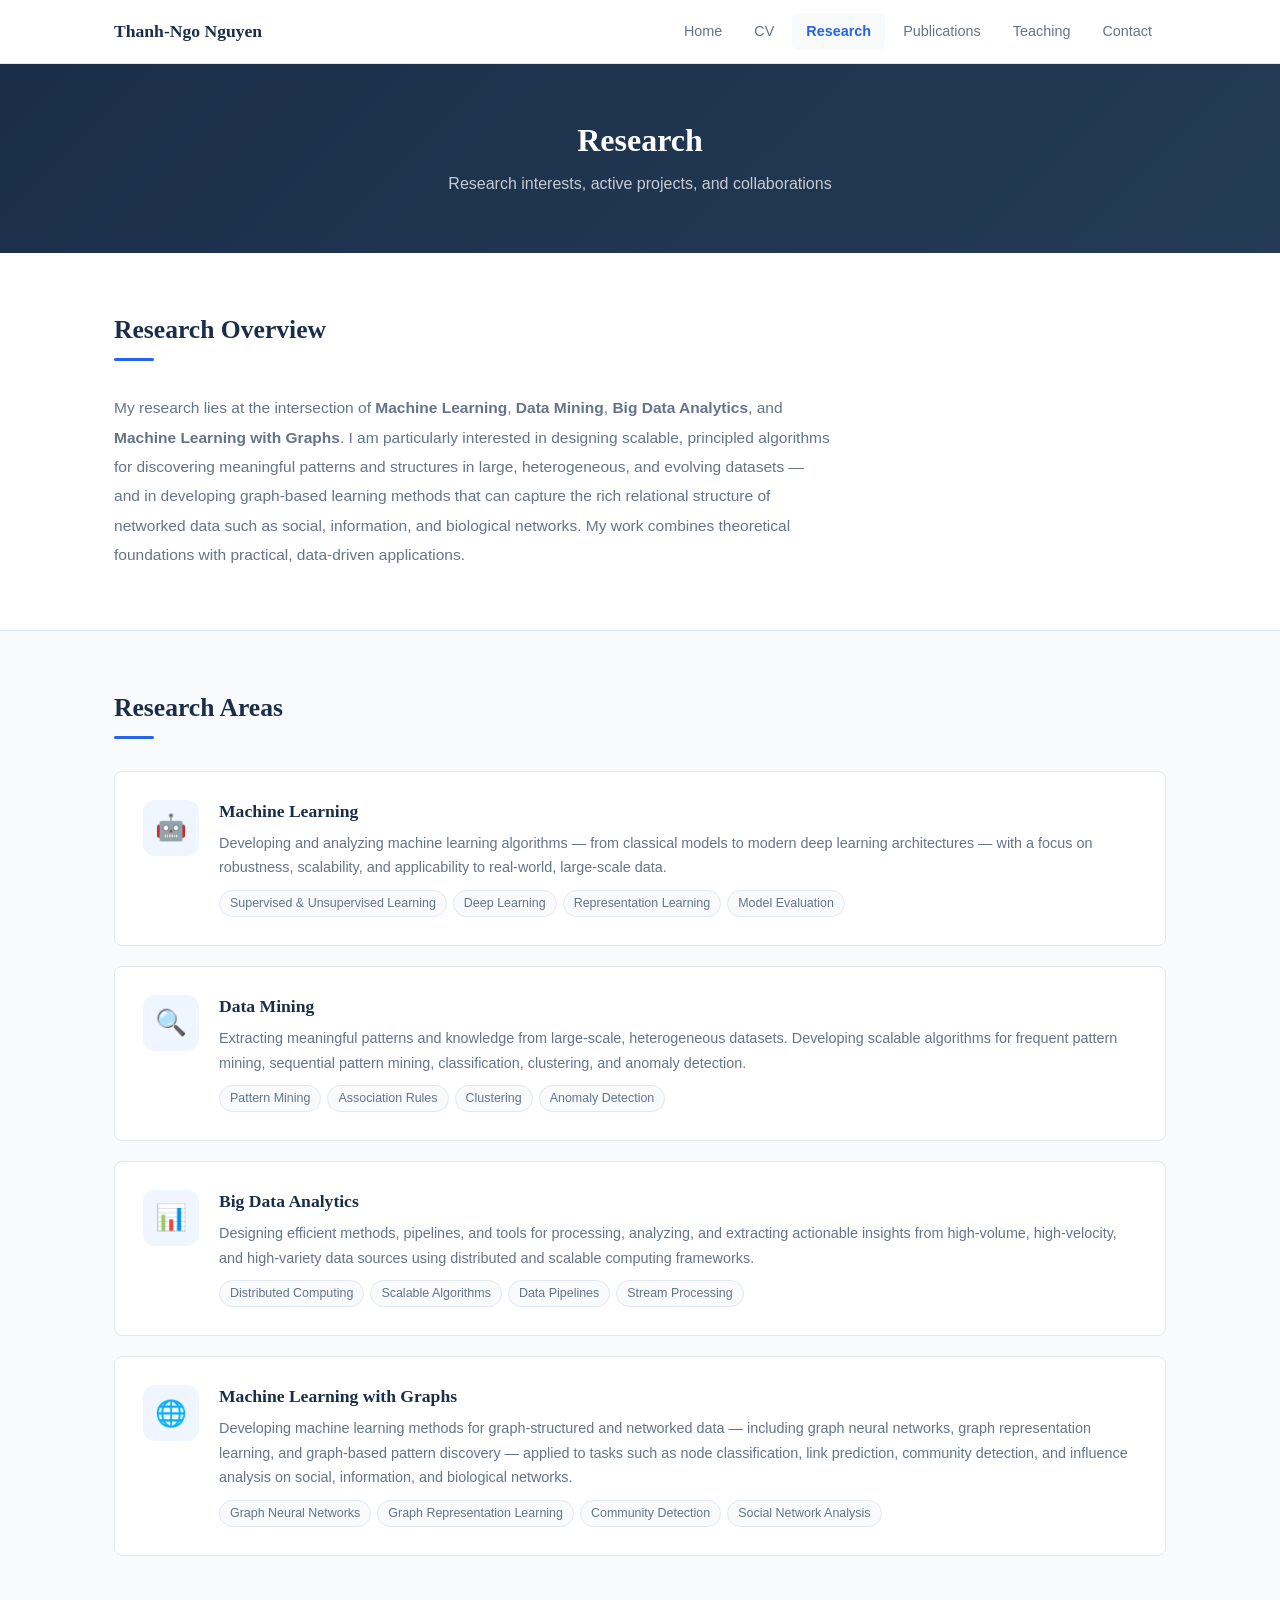
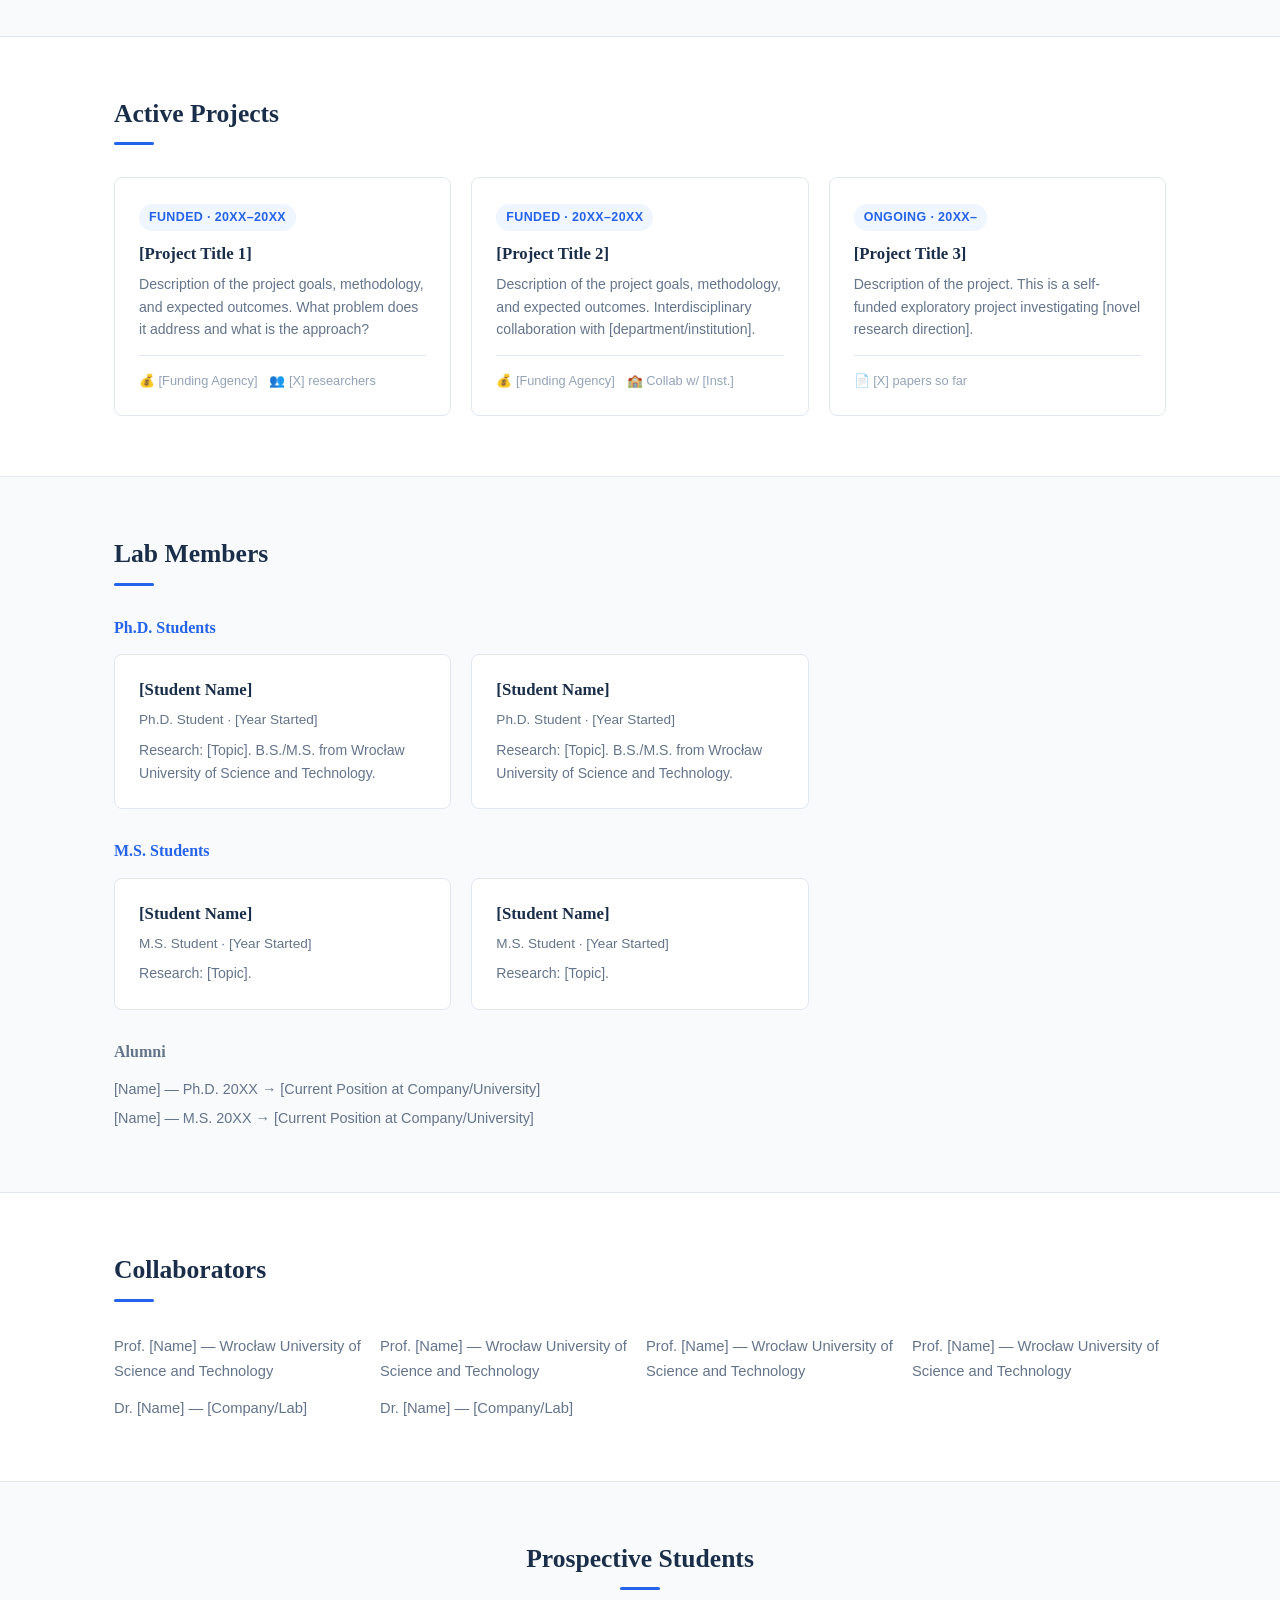
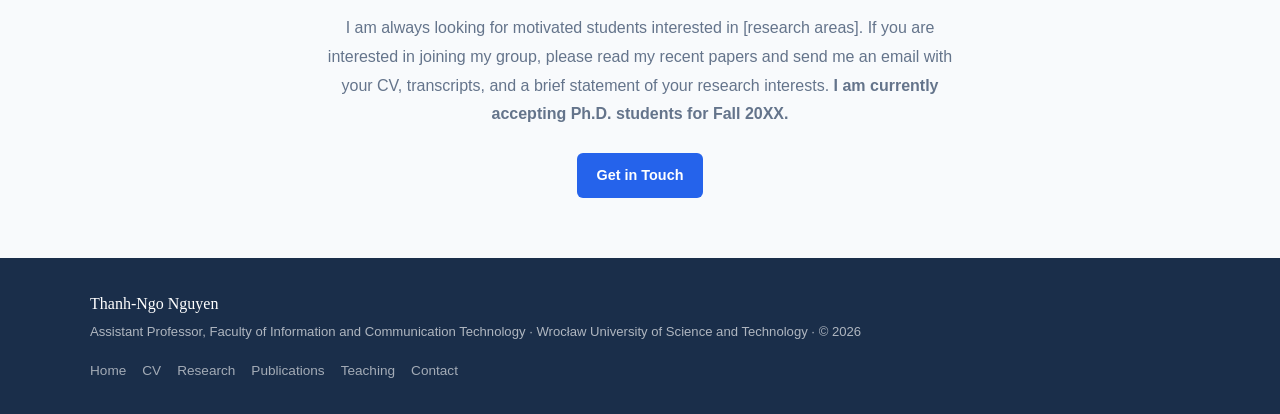
<file: research.html>
<!DOCTYPE html>
<html lang="en">
<head>
  <meta charset="UTF-8" />
  <meta name="viewport" content="width=device-width, initial-scale=1.0" />
  <title>Research — Thanh-Ngo Nguyen</title>
  <link rel="stylesheet" href="css/style.css" />
</head>
<body>

  <!-- ===== Navigation ===== -->
  <nav class="navbar">
    <div class="nav-container">
      <a href="index.html" class="nav-brand">Thanh-Ngo Nguyen</a>
      <button class="hamburger" aria-label="Menu">
        <span></span><span></span><span></span>
      </button>
      <div class="nav-links">
        <a href="index.html">Home</a>
        <a href="cv.html">CV</a>
        <a href="research.html" class="active">Research</a>
        <a href="publications.html">Publications</a>
        <a href="teaching.html">Teaching</a>
        <a href="contact.html">Contact</a>
      </div>
    </div>
  </nav>

  <!-- ===== Page Header ===== -->
  <div class="page-header">
    <h1>Research</h1>
    <p>Research interests, active projects, and collaborations</p>
  </div>

  <!-- ===== Research Overview ===== -->
  <section class="section">
    <div class="container">
      <h2 class="section-title">Research Overview</h2>
      <div class="section-divider"></div>
      <p style="max-width:720px; color:var(--text-muted); line-height:1.9; font-size:0.97rem;">
        My research lies at the intersection of <strong>Machine Learning</strong>, <strong>Data Mining</strong>,
        <strong>Big Data Analytics</strong>, and <strong>Machine Learning with Graphs</strong>. I am particularly
        interested in designing scalable, principled algorithms for discovering meaningful patterns and structures
        in large, heterogeneous, and evolving datasets — and in developing graph-based learning methods that can
        capture the rich relational structure of networked data such as social, information, and biological networks.
        My work combines theoretical foundations with practical, data-driven applications.
      </p>
    </div>
  </section>

  <!-- ===== Research Areas ===== -->
  <section class="section section-alt">
    <div class="container">
      <h2 class="section-title">Research Areas</h2>
      <div class="section-divider"></div>

      <div class="research-area">
        <div class="research-icon">🤖</div>
        <div>
          <h3>Machine Learning</h3>
          <p>
            Developing and analyzing machine learning algorithms — from classical models to modern
            deep learning architectures — with a focus on robustness, scalability, and applicability
            to real-world, large-scale data.
          </p>
          <div class="research-keywords">
            <span class="keyword">Supervised &amp; Unsupervised Learning</span>
            <span class="keyword">Deep Learning</span>
            <span class="keyword">Representation Learning</span>
            <span class="keyword">Model Evaluation</span>
          </div>
        </div>
      </div>

      <div class="research-area">
        <div class="research-icon">🔍</div>
        <div>
          <h3>Data Mining</h3>
          <p>
            Extracting meaningful patterns and knowledge from large-scale, heterogeneous datasets.
            Developing scalable algorithms for frequent pattern mining, sequential pattern mining,
            classification, clustering, and anomaly detection.
          </p>
          <div class="research-keywords">
            <span class="keyword">Pattern Mining</span>
            <span class="keyword">Association Rules</span>
            <span class="keyword">Clustering</span>
            <span class="keyword">Anomaly Detection</span>
          </div>
        </div>
      </div>

      <div class="research-area">
        <div class="research-icon">📊</div>
        <div>
          <h3>Big Data Analytics</h3>
          <p>
            Designing efficient methods, pipelines, and tools for processing, analyzing, and
            extracting actionable insights from high-volume, high-velocity, and high-variety
            data sources using distributed and scalable computing frameworks.
          </p>
          <div class="research-keywords">
            <span class="keyword">Distributed Computing</span>
            <span class="keyword">Scalable Algorithms</span>
            <span class="keyword">Data Pipelines</span>
            <span class="keyword">Stream Processing</span>
          </div>
        </div>
      </div>

      <div class="research-area">
        <div class="research-icon">🌐</div>
        <div>
          <h3>Machine Learning with Graphs</h3>
          <p>
            Developing machine learning methods for graph-structured and networked data — including
            graph neural networks, graph representation learning, and graph-based pattern discovery —
            applied to tasks such as node classification, link prediction, community detection, and
            influence analysis on social, information, and biological networks.
          </p>
          <div class="research-keywords">
            <span class="keyword">Graph Neural Networks</span>
            <span class="keyword">Graph Representation Learning</span>
            <span class="keyword">Community Detection</span>
            <span class="keyword">Social Network Analysis</span>
          </div>
        </div>
      </div>
    </div>
  </section>

  <!-- ===== Active Projects ===== -->
  <section class="section">
    <div class="container">
      <h2 class="section-title">Active Projects</h2>
      <div class="section-divider"></div>

      <div class="cards-grid">
        <div class="card">
          <span class="card-tag">Funded · 20XX–20XX</span>
          <h3>[Project Title 1]</h3>
          <p>Description of the project goals, methodology, and expected outcomes. What problem does it address and what is the approach?</p>
          <div class="card-meta">
            <span>💰 [Funding Agency]</span>
            <span>👥 [X] researchers</span>
          </div>
        </div>

        <div class="card">
          <span class="card-tag">Funded · 20XX–20XX</span>
          <h3>[Project Title 2]</h3>
          <p>Description of the project goals, methodology, and expected outcomes. Interdisciplinary collaboration with [department/institution].</p>
          <div class="card-meta">
            <span>💰 [Funding Agency]</span>
            <span>🏫 Collab w/ [Inst.]</span>
          </div>
        </div>

        <div class="card">
          <span class="card-tag">Ongoing · 20XX–</span>
          <h3>[Project Title 3]</h3>
          <p>Description of the project. This is a self-funded exploratory project investigating [novel research direction].</p>
          <div class="card-meta">
            <span>📄 [X] papers so far</span>
          </div>
        </div>
      </div>
    </div>
  </section>

  <!-- ===== Lab Members ===== -->
  <section class="section section-alt">
    <div class="container">
      <h2 class="section-title">Lab Members</h2>
      <div class="section-divider"></div>

      <div style="margin-bottom: 32px;">
        <h3 style="font-size:1rem; color:var(--accent); margin-bottom:16px; font-family:Georgia,serif;">Ph.D. Students</h3>
        <div class="cards-grid">
          <div class="card">
            <h3>[Student Name]</h3>
            <p class="text-muted" style="font-size:0.85rem; margin-bottom:8px;">Ph.D. Student · [Year Started]</p>
            <p style="font-size:0.88rem;">Research: [Topic]. B.S./M.S. from Wrocław University of Science and Technology.</p>
          </div>
          <div class="card">
            <h3>[Student Name]</h3>
            <p class="text-muted" style="font-size:0.85rem; margin-bottom:8px;">Ph.D. Student · [Year Started]</p>
            <p style="font-size:0.88rem;">Research: [Topic]. B.S./M.S. from Wrocław University of Science and Technology.</p>
          </div>
        </div>
      </div>

      <div style="margin-bottom: 32px;">
        <h3 style="font-size:1rem; color:var(--accent); margin-bottom:16px; font-family:Georgia,serif;">M.S. Students</h3>
        <div class="cards-grid">
          <div class="card">
            <h3>[Student Name]</h3>
            <p class="text-muted" style="font-size:0.85rem; margin-bottom:8px;">M.S. Student · [Year Started]</p>
            <p style="font-size:0.88rem;">Research: [Topic].</p>
          </div>
          <div class="card">
            <h3>[Student Name]</h3>
            <p class="text-muted" style="font-size:0.85rem; margin-bottom:8px;">M.S. Student · [Year Started]</p>
            <p style="font-size:0.88rem;">Research: [Topic].</p>
          </div>
        </div>
      </div>

      <div>
        <h3 style="font-size:1rem; color:var(--text-muted); margin-bottom:12px; font-family:Georgia,serif;">Alumni</h3>
        <ul style="font-size:0.9rem; color:var(--text-muted); line-height:2;">
          <li>[Name] — Ph.D. 20XX → [Current Position at Company/University]</li>
          <li>[Name] — M.S. 20XX → [Current Position at Company/University]</li>
        </ul>
      </div>
    </div>
  </section>

  <!-- ===== Collaborators ===== -->
  <section class="section">
    <div class="container">
      <h2 class="section-title">Collaborators</h2>
      <div class="section-divider"></div>
      <ul style="display:grid; grid-template-columns: repeat(auto-fill, minmax(250px,1fr)); gap:12px; font-size:0.92rem; color:var(--text-muted);">
        <li>Prof. [Name] — Wrocław University of Science and Technology</li>
        <li>Prof. [Name] — Wrocław University of Science and Technology</li>
        <li>Prof. [Name] — Wrocław University of Science and Technology</li>
        <li>Prof. [Name] — Wrocław University of Science and Technology</li>
        <li>Dr. [Name] — [Company/Lab]</li>
        <li>Dr. [Name] — [Company/Lab]</li>
      </ul>
    </div>
  </section>

  <!-- ===== Join Lab ===== -->
  <section class="section section-alt">
    <div class="container">
      <div style="max-width:640px; margin:0 auto; text-align:center;">
        <h2 class="section-title" style="text-align:center;">Prospective Students</h2>
        <div class="section-divider" style="margin:12px auto 24px;"></div>
        <p style="color:var(--text-muted); margin-bottom:24px; line-height:1.8;">
          I am always looking for motivated students interested in [research areas].
          If you are interested in joining my group, please read my recent papers and
          send me an email with your CV, transcripts, and a brief statement of your
          research interests. <strong>I am currently accepting Ph.D. students for Fall 20XX.</strong>
        </p>
        <a href="contact.html" class="btn btn-primary">Get in Touch</a>
      </div>
    </div>
  </section>

  <!-- ===== Footer ===== -->
  <footer class="footer">
    <div class="footer-inner">
      <div>
        <div class="footer-name">Thanh-Ngo Nguyen</div>
        <div class="footer-copy">Assistant Professor, Faculty of Information and Communication Technology · Wrocław University of Science and Technology · © 2026</div>
      </div>
      <div class="footer-links">
        <a href="index.html">Home</a>
        <a href="cv.html">CV</a>
        <a href="research.html">Research</a>
        <a href="publications.html">Publications</a>
        <a href="teaching.html">Teaching</a>
        <a href="contact.html">Contact</a>
      </div>
    </div>
  </footer>

  <script src="js/main.js"></script>
</body>
</html>
</file>
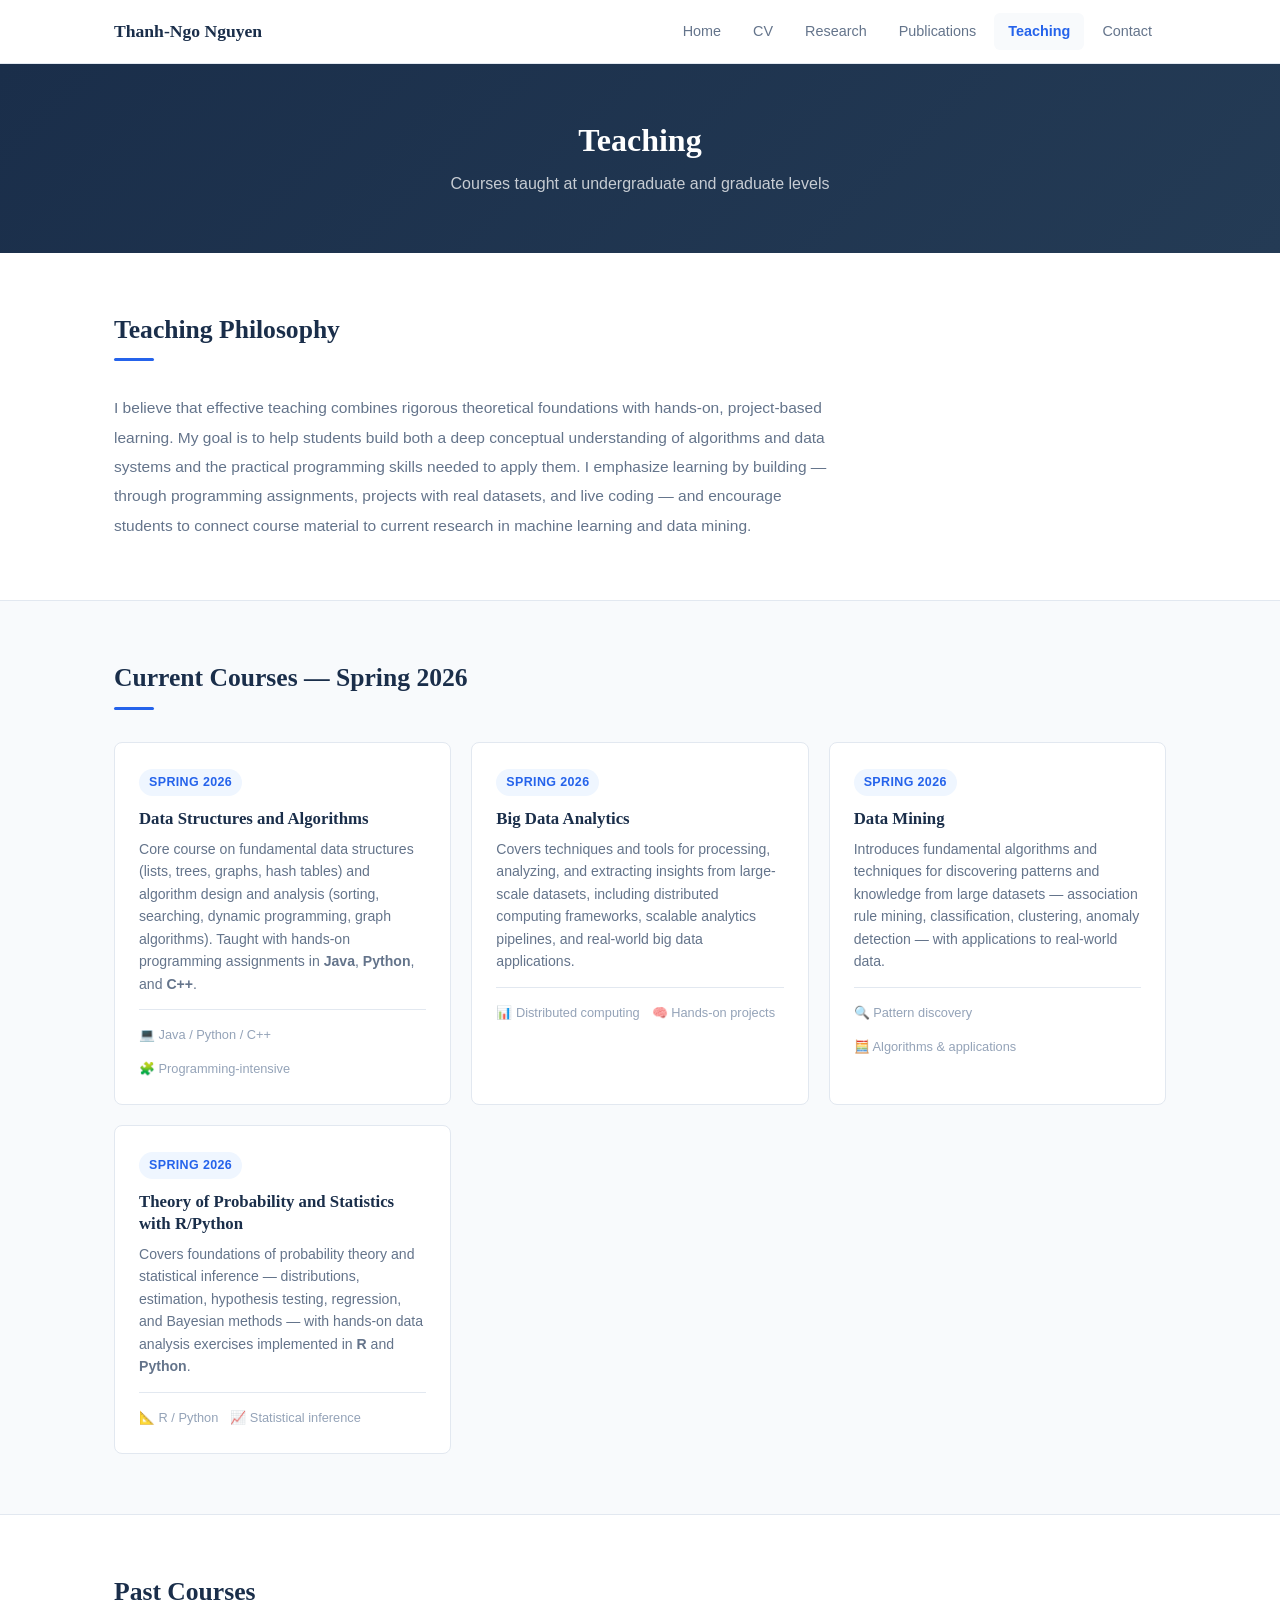
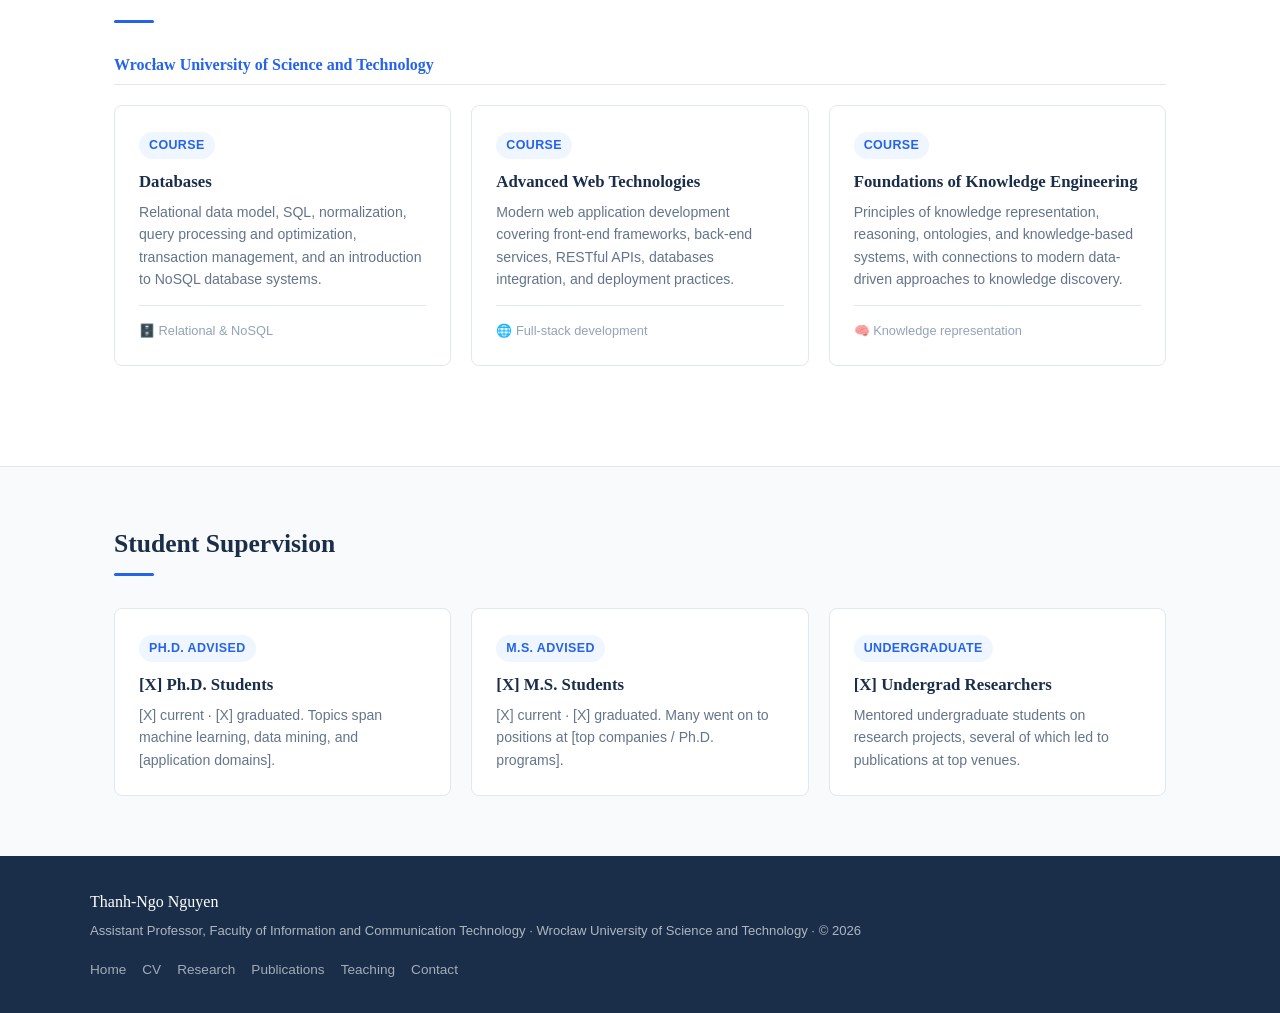
<file: teaching.html>
<!DOCTYPE html>
<html lang="en">
<head>
  <meta charset="UTF-8" />
  <meta name="viewport" content="width=device-width, initial-scale=1.0" />
  <title>Teaching — Thanh-Ngo Nguyen</title>
  <link rel="stylesheet" href="css/style.css" />
</head>
<body>

  <!-- ===== Navigation ===== -->
  <nav class="navbar">
    <div class="nav-container">
      <a href="index.html" class="nav-brand">Thanh-Ngo Nguyen</a>
      <button class="hamburger" aria-label="Menu">
        <span></span><span></span><span></span>
      </button>
      <div class="nav-links">
        <a href="index.html">Home</a>
        <a href="cv.html">CV</a>
        <a href="research.html">Research</a>
        <a href="publications.html">Publications</a>
        <a href="teaching.html" class="active">Teaching</a>
        <a href="contact.html">Contact</a>
      </div>
    </div>
  </nav>

  <!-- ===== Page Header ===== -->
  <div class="page-header">
    <h1>Teaching</h1>
    <p>Courses taught at undergraduate and graduate levels</p>
  </div>

  <!-- ===== Teaching Philosophy ===== -->
  <section class="section">
    <div class="container">
      <h2 class="section-title">Teaching Philosophy</h2>
      <div class="section-divider"></div>
      <p style="max-width:720px; color:var(--text-muted); line-height:1.9; font-size:0.97rem;">
        I believe that effective teaching combines rigorous theoretical foundations with hands-on,
        project-based learning. My goal is to help students build both a deep conceptual understanding
        of algorithms and data systems and the practical programming skills needed to apply them.
        I emphasize learning by building — through programming assignments, projects with real datasets,
        and live coding — and encourage students to connect course material to current research in
        machine learning and data mining.
      </p>
    </div>
  </section>

  <!-- ===== Current Courses ===== -->
  <section class="section section-alt">
    <div class="container">
      <h2 class="section-title">Current Courses — Spring 2026</h2>
      <div class="section-divider"></div>

      <div class="cards-grid">

        <div class="card">
          <span class="card-tag">Spring 2026</span>
          <h3>Data Structures and Algorithms</h3>
          <p>
            Core course on fundamental data structures (lists, trees, graphs, hash tables) and algorithm
            design and analysis (sorting, searching, dynamic programming, graph algorithms). Taught with
            hands-on programming assignments in <strong>Java</strong>, <strong>Python</strong>, and <strong>C++</strong>.
          </p>
          <div class="card-meta">
            <span>💻 Java / Python / C++</span>
            <span>🧩 Programming-intensive</span>
          </div>
        </div>

        <div class="card">
          <span class="card-tag">Spring 2026</span>
          <h3>Big Data Analytics</h3>
          <p>
            Covers techniques and tools for processing, analyzing, and extracting insights from
            large-scale datasets, including distributed computing frameworks, scalable analytics
            pipelines, and real-world big data applications.
          </p>
          <div class="card-meta">
            <span>📊 Distributed computing</span>
            <span>🧠 Hands-on projects</span>
          </div>
        </div>

        <div class="card">
          <span class="card-tag">Spring 2026</span>
          <h3>Data Mining</h3>
          <p>
            Introduces fundamental algorithms and techniques for discovering patterns and knowledge
            from large datasets — association rule mining, classification, clustering, anomaly detection
            — with applications to real-world data.
          </p>
          <div class="card-meta">
            <span>🔍 Pattern discovery</span>
            <span>🧮 Algorithms &amp; applications</span>
          </div>
        </div>

        <div class="card">
          <span class="card-tag">Spring 2026</span>
          <h3>Theory of Probability and Statistics with R/Python</h3>
          <p>
            Covers foundations of probability theory and statistical inference — distributions,
            estimation, hypothesis testing, regression, and Bayesian methods — with hands-on data
            analysis exercises implemented in <strong>R</strong> and <strong>Python</strong>.
          </p>
          <div class="card-meta">
            <span>📐 R / Python</span>
            <span>📈 Statistical inference</span>
          </div>
        </div>

      </div>
    </div>
  </section>

  <!-- ===== Past Courses ===== -->
  <section class="section">
    <div class="container">
      <h2 class="section-title">Past Courses</h2>
      <div class="section-divider"></div>

      <div style="margin-bottom:40px;">
        <h3 style="font-size:1rem; color:var(--accent); margin-bottom:20px; font-family:Georgia,serif; padding-bottom:8px; border-bottom:1px solid var(--border);">
          Wrocław University of Science and Technology
        </h3>

        <div class="cards-grid">

          <div class="card">
            <span class="card-tag">Course</span>
            <h3>Databases</h3>
            <p>Relational data model, SQL, normalization, query processing and optimization, transaction management, and an introduction to NoSQL database systems.</p>
            <div class="card-meta">
              <span>🗄️ Relational &amp; NoSQL</span>
            </div>
          </div>

          <div class="card">
            <span class="card-tag">Course</span>
            <h3>Advanced Web Technologies</h3>
            <p>Modern web application development covering front-end frameworks, back-end services, RESTful APIs, databases integration, and deployment practices.</p>
            <div class="card-meta">
              <span>🌐 Full-stack development</span>
            </div>
          </div>

          <div class="card">
            <span class="card-tag">Course</span>
            <h3>Foundations of Knowledge Engineering</h3>
            <p>Principles of knowledge representation, reasoning, ontologies, and knowledge-based systems, with connections to modern data-driven approaches to knowledge discovery.</p>
            <div class="card-meta">
              <span>🧠 Knowledge representation</span>
            </div>
          </div>

        </div>
      </div>
    </div>
  </section>

  <!-- ===== Student Supervision ===== -->
  <section class="section section-alt">
    <div class="container">
      <h2 class="section-title">Student Supervision</h2>
      <div class="section-divider"></div>

      <div class="cards-grid">
        <div class="card">
          <span class="card-tag">Ph.D. Advised</span>
          <h3>[X] Ph.D. Students</h3>
          <p>[X] current · [X] graduated. Topics span machine learning, data mining, and [application domains].</p>
        </div>
        <div class="card">
          <span class="card-tag">M.S. Advised</span>
          <h3>[X] M.S. Students</h3>
          <p>[X] current · [X] graduated. Many went on to positions at [top companies / Ph.D. programs].</p>
        </div>
        <div class="card">
          <span class="card-tag">Undergraduate</span>
          <h3>[X] Undergrad Researchers</h3>
          <p>Mentored undergraduate students on research projects, several of which led to publications at top venues.</p>
        </div>
      </div>
    </div>
  </section>

  <!-- ===== Footer ===== -->
  <footer class="footer">
    <div class="footer-inner">
      <div>
        <div class="footer-name">Thanh-Ngo Nguyen</div>
        <div class="footer-copy">Assistant Professor, Faculty of Information and Communication Technology · Wrocław University of Science and Technology · © 2026</div>
      </div>
      <div class="footer-links">
        <a href="index.html">Home</a>
        <a href="cv.html">CV</a>
        <a href="research.html">Research</a>
        <a href="publications.html">Publications</a>
        <a href="teaching.html">Teaching</a>
        <a href="contact.html">Contact</a>
      </div>
    </div>
  </footer>

  <script src="js/main.js"></script>
</body>
</html>
</file>
<file: css/style.css>
/* =========================================
   Variables & Reset
   ========================================= */
:root {
  --primary: #1a2e4a;
  --accent: #2563eb;
  --accent-light: #3b82f6;
  --bg: #ffffff;
  --bg-alt: #f8fafc;
  --bg-card: #ffffff;
  --border: #e2e8f0;
  --text: #1e293b;
  --text-muted: #64748b;
  --text-light: #94a3b8;
  --nav-height: 64px;
  --max-width: 1100px;
  --shadow: 0 1px 3px rgba(0,0,0,0.08), 0 4px 16px rgba(0,0,0,0.06);
  --radius: 8px;
}

*, *::before, *::after { box-sizing: border-box; margin: 0; padding: 0; }

html { scroll-behavior: smooth; font-size: 16px; }

body {
  font-family: -apple-system, BlinkMacSystemFont, 'Segoe UI', Roboto, 'Helvetica Neue', Arial, sans-serif;
  color: var(--text);
  background: var(--bg);
  line-height: 1.7;
  padding-top: var(--nav-height);
}

a { color: var(--accent); text-decoration: none; transition: color 0.2s; }
a:hover { color: var(--primary); text-decoration: underline; }

ul { list-style: none; }
img { max-width: 100%; display: block; }

h1, h2, h3, h4 {
  font-family: Georgia, 'Times New Roman', serif;
  color: var(--primary);
  line-height: 1.3;
}

/* =========================================
   Navigation
   ========================================= */
.navbar {
  position: fixed;
  top: 0; left: 0; right: 0;
  height: var(--nav-height);
  background: var(--bg);
  border-bottom: 1px solid var(--border);
  z-index: 1000;
  display: flex;
  align-items: center;
}

.nav-container {
  max-width: var(--max-width);
  margin: 0 auto;
  padding: 0 24px;
  width: 100%;
  display: flex;
  align-items: center;
  justify-content: space-between;
}

.nav-brand {
  font-family: Georgia, serif;
  font-size: 1.1rem;
  font-weight: bold;
  color: var(--primary);
  text-decoration: none;
  white-space: nowrap;
}
.nav-brand:hover { color: var(--accent); text-decoration: none; }

.nav-links {
  display: flex;
  align-items: center;
  gap: 4px;
}

.nav-links a {
  padding: 6px 14px;
  border-radius: 6px;
  font-size: 0.9rem;
  font-weight: 500;
  color: var(--text-muted);
  text-decoration: none;
  transition: background 0.2s, color 0.2s;
}
.nav-links a:hover,
.nav-links a.active {
  background: var(--bg-alt);
  color: var(--primary);
  text-decoration: none;
}
.nav-links a.active {
  color: var(--accent);
  font-weight: 600;
}

.hamburger {
  display: none;
  flex-direction: column;
  gap: 5px;
  background: none;
  border: none;
  cursor: pointer;
  padding: 4px;
}
.hamburger span {
  display: block;
  width: 24px;
  height: 2px;
  background: var(--primary);
  border-radius: 2px;
  transition: all 0.3s;
}

/* =========================================
   Page Header
   ========================================= */
.page-header {
  background: linear-gradient(135deg, var(--primary) 0%, #243b55 100%);
  padding: 56px 24px;
  text-align: center;
}

.page-header h1 {
  color: #fff;
  font-size: 2rem;
  margin-bottom: 8px;
}

.page-header p {
  color: rgba(255,255,255,0.75);
  font-size: 1rem;
}

/* =========================================
   Container
   ========================================= */
.container {
  max-width: var(--max-width);
  margin: 0 auto;
  padding: 0 24px;
}

.section {
  padding: 60px 0;
}

.section + .section {
  border-top: 1px solid var(--border);
}

.section-alt {
  background: var(--bg-alt);
}

.section-title {
  font-size: 1.6rem;
  margin-bottom: 8px;
  color: var(--primary);
}

.section-subtitle {
  color: var(--text-muted);
  margin-bottom: 32px;
  font-size: 0.95rem;
}

.section-divider {
  width: 40px;
  height: 3px;
  background: var(--accent);
  border-radius: 2px;
  margin: 12px 0 32px 0;
}

/* =========================================
   Hero (Home Page)
   ========================================= */
.hero {
  background: linear-gradient(135deg, var(--primary) 0%, #243b55 100%);
  padding: 72px 24px;
}

.hero-inner {
  max-width: var(--max-width);
  margin: 0 auto;
  display: grid;
  grid-template-columns: 220px 1fr;
  gap: 48px;
  align-items: center;
}

.hero-photo {
  display: flex;
  flex-direction: column;
  align-items: center;
  gap: 16px;
}

.photo-frame {
  width: 200px;
  height: 200px;
  border-radius: 50%;
  background: rgba(255,255,255,0.15);
  border: 4px solid rgba(255,255,255,0.4);
  overflow: hidden;
  display: flex;
  align-items: center;
  justify-content: center;
}

.photo-frame img {
  width: 100%;
  height: 100%;
  object-fit: cover;
}

.photo-placeholder {
  display: flex;
  flex-direction: column;
  align-items: center;
  gap: 8px;
  color: rgba(255,255,255,0.6);
  font-size: 0.8rem;
  text-align: center;
}

.photo-placeholder svg {
  width: 64px;
  height: 64px;
  fill: rgba(255,255,255,0.4);
}

.hero-info h1 {
  color: #fff;
  font-size: 2.4rem;
  margin-bottom: 4px;
}

.hero-info .title {
  color: rgba(255,255,255,0.85);
  font-size: 1.1rem;
  font-style: italic;
  margin-bottom: 4px;
}

.hero-info .institution {
  color: rgba(255,255,255,0.7);
  font-size: 1rem;
  margin-bottom: 24px;
}

.hero-info .bio {
  color: rgba(255,255,255,0.85);
  line-height: 1.8;
  margin-bottom: 24px;
  font-size: 0.97rem;
}

.hero-tags {
  display: flex;
  flex-wrap: wrap;
  gap: 8px;
  margin-bottom: 28px;
}

.tag {
  background: rgba(255,255,255,0.15);
  color: rgba(255,255,255,0.9);
  padding: 4px 12px;
  border-radius: 20px;
  font-size: 0.82rem;
  border: 1px solid rgba(255,255,255,0.25);
}

.hero-contacts {
  display: flex;
  flex-wrap: wrap;
  gap: 16px;
}

.hero-contacts a {
  color: rgba(255,255,255,0.8);
  font-size: 0.88rem;
  display: flex;
  align-items: center;
  gap: 6px;
  text-decoration: none;
  transition: color 0.2s;
}
.hero-contacts a:hover { color: #fff; text-decoration: none; }

/* =========================================
   News / Updates
   ========================================= */
.news-list {
  display: flex;
  flex-direction: column;
  gap: 16px;
}

.news-item {
  display: grid;
  grid-template-columns: 90px 1fr;
  gap: 16px;
  padding: 16px 0;
  border-bottom: 1px solid var(--border);
}

.news-item:last-child { border-bottom: none; }

.news-date {
  font-size: 0.82rem;
  color: var(--accent);
  font-weight: 600;
  padding-top: 2px;
  white-space: nowrap;
}

.news-text {
  font-size: 0.95rem;
  color: var(--text);
}

/* =========================================
   Cards
   ========================================= */
.cards-grid {
  display: grid;
  grid-template-columns: repeat(auto-fill, minmax(300px, 1fr));
  gap: 20px;
}

.card {
  background: var(--bg-card);
  border: 1px solid var(--border);
  border-radius: var(--radius);
  padding: 24px;
  transition: box-shadow 0.2s, transform 0.2s;
}

.card:hover {
  box-shadow: var(--shadow);
  transform: translateY(-2px);
}

.card-tag {
  display: inline-block;
  background: #eff6ff;
  color: var(--accent);
  padding: 3px 10px;
  border-radius: 20px;
  font-size: 0.78rem;
  font-weight: 600;
  margin-bottom: 12px;
  text-transform: uppercase;
  letter-spacing: 0.03em;
}

.card h3 {
  font-size: 1.05rem;
  margin-bottom: 8px;
  color: var(--primary);
}

.card p {
  font-size: 0.88rem;
  color: var(--text-muted);
  line-height: 1.6;
}

.card-meta {
  margin-top: 14px;
  padding-top: 14px;
  border-top: 1px solid var(--border);
  display: flex;
  flex-wrap: wrap;
  gap: 12px;
}

.card-meta span {
  font-size: 0.8rem;
  color: var(--text-light);
  display: flex;
  align-items: center;
  gap: 4px;
}

/* =========================================
   CV / Timeline
   ========================================= */
.cv-section {
  margin-bottom: 48px;
}

.cv-section-title {
  font-size: 1.2rem;
  color: var(--primary);
  font-family: Georgia, serif;
  padding-bottom: 10px;
  border-bottom: 2px solid var(--accent);
  margin-bottom: 24px;
  display: flex;
  align-items: center;
  gap: 10px;
}

.cv-section-title svg {
  width: 20px;
  height: 20px;
  color: var(--accent);
}

.timeline {
  display: flex;
  flex-direction: column;
  gap: 24px;
}

.timeline-item {
  display: grid;
  grid-template-columns: 140px 1fr;
  gap: 20px;
}

.timeline-year {
  font-size: 0.88rem;
  font-weight: 600;
  color: var(--accent);
  padding-top: 3px;
  white-space: nowrap;
}

.timeline-content h4 {
  font-size: 1rem;
  font-family: Georgia, serif;
  color: var(--primary);
  margin-bottom: 4px;
}

.timeline-content .org {
  font-size: 0.9rem;
  color: var(--text-muted);
  margin-bottom: 4px;
}

.timeline-content .desc {
  font-size: 0.88rem;
  color: var(--text-muted);
}

/* =========================================
   Publications
   ========================================= */
.pub-list {
  display: flex;
  flex-direction: column;
  gap: 0;
}

.pub-item {
  padding: 20px 0;
  border-bottom: 1px solid var(--border);
  display: grid;
  grid-template-columns: 48px 1fr;
  gap: 16px;
  align-items: start;
}

.pub-number {
  font-size: 1.1rem;
  font-weight: 700;
  color: var(--accent);
  font-family: Georgia, serif;
  padding-top: 2px;
}

.pub-content .pub-title {
  font-size: 1rem;
  font-weight: 600;
  color: var(--primary);
  margin-bottom: 4px;
  line-height: 1.4;
}

.pub-content .pub-authors {
  font-size: 0.88rem;
  color: var(--text-muted);
  margin-bottom: 4px;
}

.pub-content .pub-venue {
  font-size: 0.88rem;
  color: var(--text);
  font-style: italic;
  margin-bottom: 8px;
}

.pub-links {
  display: flex;
  gap: 10px;
  flex-wrap: wrap;
}

.pub-badge {
  font-size: 0.75rem;
  padding: 2px 10px;
  border-radius: 4px;
  font-weight: 600;
  text-decoration: none;
  transition: opacity 0.2s;
}
.pub-badge:hover { opacity: 0.8; text-decoration: none; }
.badge-pdf { background: #fee2e2; color: #dc2626; }
.badge-doi { background: #eff6ff; color: #2563eb; }
.badge-code { background: #f0fdf4; color: #16a34a; }
.badge-slides { background: #fefce8; color: #ca8a04; }

.pub-year-group {
  margin-bottom: 40px;
}

.pub-year-label {
  font-size: 1.3rem;
  font-family: Georgia, serif;
  color: var(--primary);
  margin-bottom: 0;
  padding: 8px 16px;
  background: var(--bg-alt);
  border-left: 4px solid var(--accent);
  border-radius: 0 var(--radius) var(--radius) 0;
}

/* =========================================
   Research
   ========================================= */
.research-area {
  background: var(--bg-card);
  border: 1px solid var(--border);
  border-radius: var(--radius);
  padding: 28px;
  margin-bottom: 20px;
  display: grid;
  grid-template-columns: 56px 1fr;
  gap: 20px;
  align-items: start;
  transition: box-shadow 0.2s;
}
.research-area:hover { box-shadow: var(--shadow); }

.research-icon {
  width: 56px;
  height: 56px;
  background: #eff6ff;
  border-radius: 12px;
  display: flex;
  align-items: center;
  justify-content: center;
  font-size: 1.6rem;
}

.research-area h3 {
  font-size: 1.1rem;
  margin-bottom: 8px;
  color: var(--primary);
}

.research-area p {
  font-size: 0.9rem;
  color: var(--text-muted);
  line-height: 1.7;
}

.research-keywords {
  margin-top: 10px;
  display: flex;
  flex-wrap: wrap;
  gap: 6px;
}

.keyword {
  background: var(--bg-alt);
  color: var(--text-muted);
  padding: 2px 10px;
  border-radius: 20px;
  font-size: 0.78rem;
  border: 1px solid var(--border);
}

/* =========================================
   Contact
   ========================================= */
.contact-grid {
  display: grid;
  grid-template-columns: 1fr 1fr;
  gap: 32px;
}

.contact-block h3 {
  font-size: 1.05rem;
  margin-bottom: 16px;
  padding-bottom: 8px;
  border-bottom: 2px solid var(--accent);
}

.contact-item {
  display: flex;
  align-items: flex-start;
  gap: 12px;
  margin-bottom: 16px;
}

.contact-icon {
  width: 36px;
  height: 36px;
  background: #eff6ff;
  border-radius: 8px;
  display: flex;
  align-items: center;
  justify-content: center;
  flex-shrink: 0;
  font-size: 1rem;
}

.contact-label {
  font-size: 0.8rem;
  color: var(--text-light);
  margin-bottom: 2px;
}

.contact-value {
  font-size: 0.92rem;
  color: var(--text);
}

/* =========================================
   Stats Bar (Home)
   ========================================= */
.stats-bar {
  background: var(--primary);
  padding: 32px 24px;
}

.stats-inner {
  max-width: var(--max-width);
  margin: 0 auto;
  display: grid;
  grid-template-columns: repeat(4, 1fr);
  gap: 24px;
  text-align: center;
}

.stat-item .stat-number {
  font-size: 2rem;
  font-weight: 700;
  color: #fff;
  font-family: Georgia, serif;
}

.stat-item .stat-label {
  font-size: 0.82rem;
  color: rgba(255,255,255,0.65);
  text-transform: uppercase;
  letter-spacing: 0.06em;
  margin-top: 4px;
}

/* =========================================
   CV Download Button
   ========================================= */
.btn {
  display: inline-flex;
  align-items: center;
  gap: 8px;
  padding: 10px 20px;
  border-radius: 6px;
  font-size: 0.9rem;
  font-weight: 600;
  text-decoration: none;
  transition: all 0.2s;
  cursor: pointer;
  border: none;
}

.btn-primary {
  background: var(--accent);
  color: #fff;
}
.btn-primary:hover {
  background: var(--primary);
  color: #fff;
  text-decoration: none;
}

.btn-outline {
  background: transparent;
  color: var(--accent);
  border: 2px solid var(--accent);
}
.btn-outline:hover {
  background: var(--accent);
  color: #fff;
  text-decoration: none;
}

/* =========================================
   Footer
   ========================================= */
.footer {
  background: var(--primary);
  color: rgba(255,255,255,0.65);
  padding: 32px 24px;
  margin-top: 0;
}

.footer-inner {
  max-width: var(--max-width);
  margin: 0 auto;
  display: flex;
  justify-content: space-between;
  align-items: center;
  flex-wrap: wrap;
  gap: 16px;
}

.footer-name {
  color: #fff;
  font-family: Georgia, serif;
  font-size: 1rem;
  margin-bottom: 4px;
}

.footer-copy {
  font-size: 0.82rem;
}

.footer-links {
  display: flex;
  gap: 16px;
}

.footer-links a {
  color: rgba(255,255,255,0.6);
  font-size: 0.85rem;
  text-decoration: none;
  transition: color 0.2s;
}
.footer-links a:hover {
  color: #fff;
  text-decoration: none;
}

/* =========================================
   Utility
   ========================================= */
.text-muted { color: var(--text-muted); }
.text-accent { color: var(--accent); }
.mb-0 { margin-bottom: 0; }
.mt-4 { margin-top: 16px; }
.mt-8 { margin-top: 32px; }

/* =========================================
   Responsive
   ========================================= */
@media (max-width: 768px) {
  .hamburger { display: flex; }

  .nav-links {
    display: none;
    position: absolute;
    top: var(--nav-height);
    left: 0; right: 0;
    background: var(--bg);
    border-bottom: 1px solid var(--border);
    flex-direction: column;
    padding: 12px 16px;
    gap: 2px;
  }

  .nav-links.open { display: flex; }
  .nav-links a { padding: 10px 14px; width: 100%; }

  .hero-inner {
    grid-template-columns: 1fr;
    text-align: center;
  }

  .hero-photo { align-items: center; }

  .hero-contacts, .hero-tags {
    justify-content: center;
  }

  .hero-info h1 { font-size: 1.8rem; }

  .timeline-item {
    grid-template-columns: 1fr;
    gap: 4px;
  }

  .pub-item {
    grid-template-columns: 36px 1fr;
    gap: 10px;
  }

  .contact-grid {
    grid-template-columns: 1fr;
  }

  .stats-inner {
    grid-template-columns: repeat(2, 1fr);
  }

  .research-area {
    grid-template-columns: 1fr;
  }

  .cards-grid {
    grid-template-columns: 1fr;
  }

  .footer-inner {
    flex-direction: column;
    text-align: center;
  }
}
</file>
